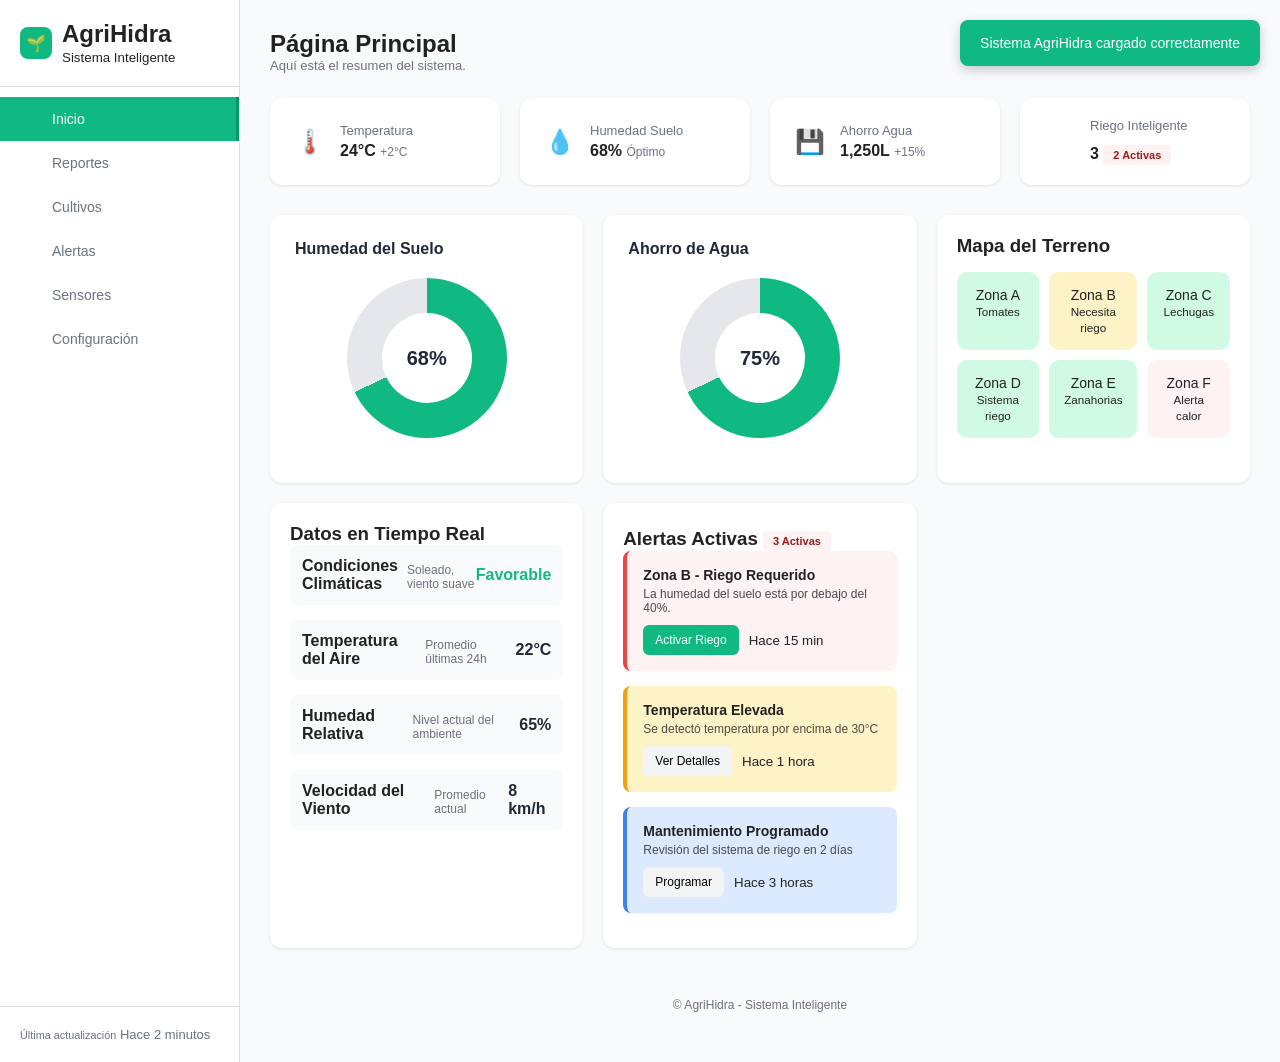
<file: index.html>
<!DOCTYPE html>
<html lang="es">
  <head>
    <meta charset="utf-8" />
    <meta name="viewport" content="width=device-width, initial-scale=1" />
    <title>AgriHidra - Dashboard</title>
    <!-- Archivo CSS externo: styles.css -->
    <link rel="stylesheet" href="styles.css" />
  </head>
  <body>
    <script src="agrihidra.js"></script>
    <div class="app">
      <!-- SIDEBAR -->
      <aside class="sidebar">
        <div class="brand">
          <div class="logo">🌱</div>
          <div class="brand-text">
            <h1>AgriHidra</h1>
            <small>Sistema Inteligente</small>
          </div>
        </div>

        <nav class="nav">
          <ul>
            <li class="menu-item active" data-page="inicio">Inicio</li>
            <li class="menu-item" data-page="reportes">Reportes</li>
            <li class="menu-item" data-page="cultivos">Cultivos</li>
            <li class="menu-item" data-page="alertas">Alertas</li>
            <li class="menu-item" data-page="sensores">Sensores</li>
            <li class="menu-item" data-page="configuracion">Configuración</li>
          </ul>
        </nav>
        <div class="sidebar-footer">
          <small>Última actualización</small>
          <span>Hace 2 minutos</span>
        </div>
      </aside>

      <!-- CONTENIDO PRINCIPAL -->
      <main class="main">
        <header class="header">
          <div class="header-left">
            <h2>Página Principal</h2>
            <p>Aquí está el resumen del sistema.</p>
          </div>
          <div class="header-right">
            <div class="last-update">
              Última actualización<br /><strong>Hace 2 minutos</strong>
            </div>
          </div>
        </header>

        <!-- TARJETAS DE ESTADO -->
        <section class="stats">
          <article class="card stat">
            <div class="stat-icon">🌡️</div>
            <div class="stat-body">
              <small>Temperatura</small>
              <strong>24°C</strong>
              <span class="muted">+2°C</span>
            </div>
          </article>

          <article class="card stat">
            <div class="stat-icon">💧</div>
            <div class="stat-body">
              <small>Humedad Suelo</small>
              <strong>68%</strong>
              <span class="muted">Óptimo</span>
            </div>
          </article>

          <article class="card stat">
            <div class="stat-icon">💾</div>
            <div class="stat-body">
              <small>Ahorro Agua</small>
              <strong>1,250L</strong>
              <span class="muted">+15%</span>
            </div>
          </article>

          <article class="card stat">
            <div class="stat-icon"></div>
            <div class="stat-body">
              <small>Riego Inteligente</small>
              <strong>3</strong>
              <span class="badge red">2 Activas</span>
            </div>
          </article>
        </section>
        <section class="dashboard-grid">
          <div class="card chart humidity">
            <h3>Humedad del Suelo</h3>
            <div class="donut" aria-hidden="true">
              <div class="donut-center">68%</div>
            </div>
          </div>

          <div class="card chart water-saved">
            <h3>Ahorro de Agua</h3>
            <div class="donut">
              <div class="donut-center">75%</div>
            </div>
          </div>

          <div class="card map">
            <h3>Mapa del Terreno</h3>
            <div class="map-grid">
              <div class="zone">Zona A<br /><small>Tomates</small></div>
              <div class="zone warning">
                Zona B<br /><small>Necesita riego</small>
              </div>
              <div class="zone">Zona C<br /><small>Lechugas</small></div>
              <div class="zone">Zona D<br /><small>Sistema riego</small></div>
              <div class="zone">Zona E<br /><small>Zanahorias</small></div>
              <div class="zone alert">
                Zona F<br /><small>Alerta calor</small>
              </div>
            </div>
          </div>

          <div class="card realtime">
            <h3>Datos en Tiempo Real</h3>
            <ul class="realtime-list">
              <li>
                <strong>Condiciones Climáticas</strong>
                <span class="muted">Soleado, viento suave</span>
                <span class="status positive">Favorable</span>
              </li>
              <li>
                <strong>Temperatura del Aire</strong>
                <span class="muted">Promedio últimas 24h</span>
                <span class="value">22°C</span>
              </li>
              <li>
                <strong>Humedad Relativa</strong>
                <span class="muted">Nivel actual del ambiente</span>
                <span class="value">65%</span>
              </li>
              <li>
                <strong>Velocidad del Viento</strong>
                <span class="muted">Promedio actual</span>
                <span class="value">8 km/h</span>
              </li>
            </ul>
          </div>

          <div class="card alerts">
            <h3>
              Alertas Activas <span class="badge red small">3 Activas</span>
            </h3>

            <div class="alert-item danger">
              <h4>Zona B - Riego Requerido</h4>
              <p>La humedad del suelo está por debajo del 40%.</p>
              <div class="alert-actions">
                <button class="btn primary">Activar Riego</button>
                <small>Hace 15 min</small>
              </div>
            </div>

            <div class="alert-item warning">
              <h4>Temperatura Elevada</h4>
              <p>Se detectó temperatura por encima de 30°C</p>
              <div class="alert-actions">
                <button class="btn">Ver Detalles</button>
                <small>Hace 1 hora</small>
              </div>
            </div>

            <div class="alert-item info">
              <h4>Mantenimiento Programado</h4>
              <p>Revisión del sistema de riego en 2 días</p>
              <div class="alert-actions">
                <button class="btn">Programar</button>
                <small>Hace 3 horas</small>
              </div>
            </div>
          </div>
        </section>

        <footer class="footer">
          <p>© AgriHidra - Sistema Inteligente</p>
        </footer>
      </main>
    </div>
    <script>
      // Configuración de páginas
      const pages = {
        inicio: "index.html",
        reportes: "pagina2.html",
        cultivos: "pagina3.html",
        alertas: "pagina4.html",
        sensores: "pagina5.html",
        configuracion: "pagina7.html",
      };

      // Navegación
      document.addEventListener("DOMContentLoaded", function () {
        const menuItems = document.querySelectorAll(".menu-item[data-page]");

        menuItems.forEach((item) => {
          item.style.cursor = "pointer";
          item.addEventListener("click", function () {
            const page = this.getAttribute("data-page");
            if (pages[page]) {
              window.location.href = pages[page];
            }
          });
        });
      });
    </script>
  </body>
</html>
</file>
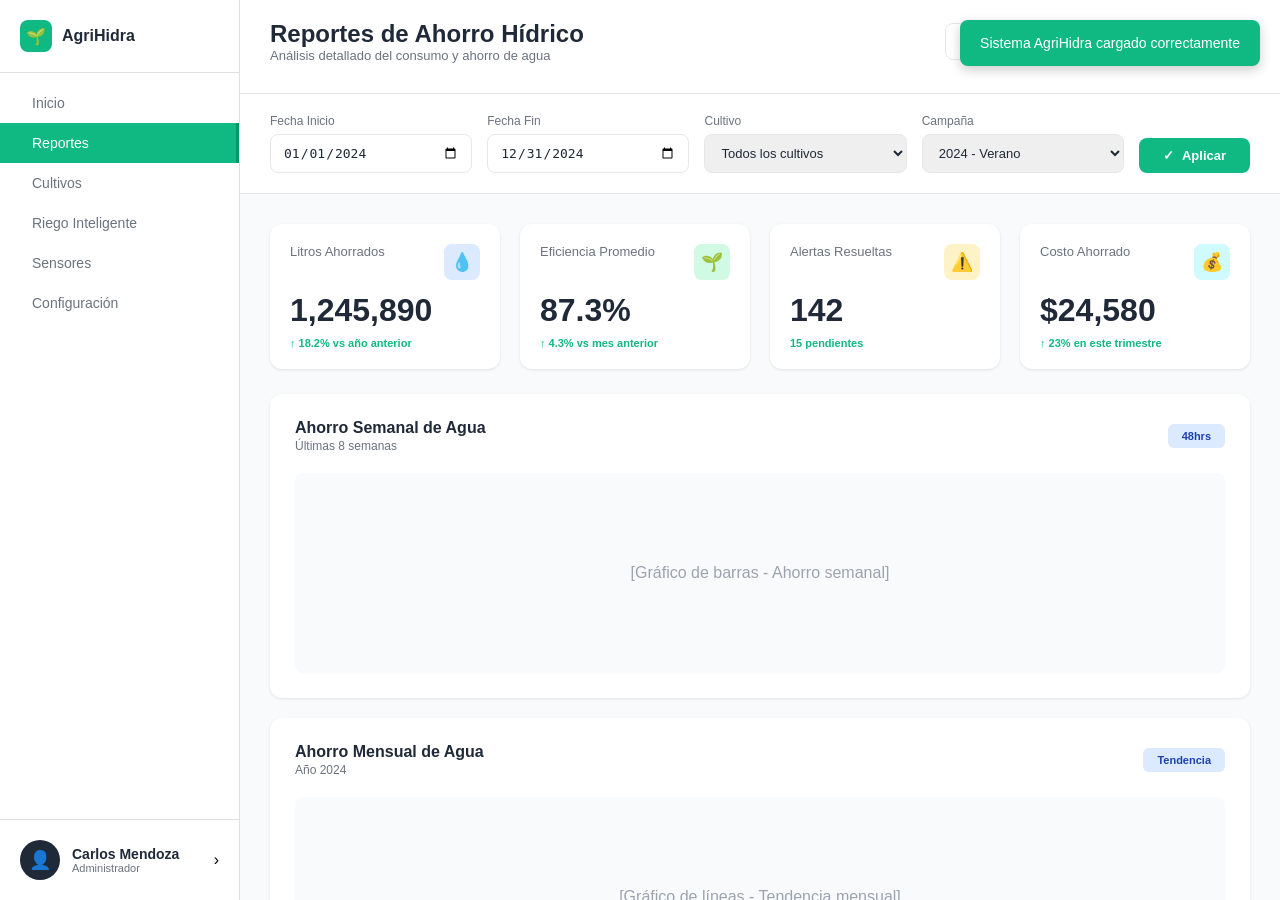
<file: pagina2.html>
<!DOCTYPE html>
<html lang="es">
  <head>
    <meta charset="UTF-8" />
    <meta name="viewport" content="width=device-width, initial-scale=1.0" />
    <title>Reportes de Ahorro Hídrico - AgriHidra</title>
    <style>
      * {
        margin: 0;
        padding: 0;
        box-sizing: border-box;
      }

      body {
        font-family: -apple-system, BlinkMacSystemFont, "Segoe UI", Roboto,
          Oxygen, Ubuntu, Cantarell, sans-serif;
        background: #f5f5f5;
        display: flex;
        height: 100vh;
      }

      .sidebar {
        width: 240px;
        background: white;
        border-right: 1px solid #e0e0e0;
        display: flex;
        flex-direction: column;
      }

      .logo {
        padding: 20px;
        display: flex;
        align-items: center;
        gap: 10px;
        border-bottom: 1px solid #e0e0e0;
      }

      .logo-icon {
        width: 32px;
        height: 32px;
        background: #10b981;
        border-radius: 8px;
        display: flex;
        align-items: center;
        justify-content: center;
        color: white;
        font-weight: bold;
      }

      .logo-text h3 {
        font-size: 16px;
        color: #1f2937;
      }

      .menu {
        flex: 1;
        padding: 10px 0;
      }

      .menu-item {
        padding: 12px 20px;
        display: flex;
        align-items: center;
        gap: 12px;
        color: #6b7280;
        cursor: pointer;
        transition: all 0.2s;
        font-size: 14px;
      }

      .menu-item:hover {
        background: #f9fafb;
        color: #1f2937;
      }

      .menu-item.active {
        background: #10b981;
        color: white;
        border-right: 3px solid #059669;
      }

      .user-profile {
        padding: 20px;
        border-top: 1px solid #e0e0e0;
        display: flex;
        align-items: center;
        gap: 12px;
        cursor: pointer;
      }

      .user-avatar {
        width: 40px;
        height: 40px;
        background: #1f2937;
        border-radius: 50%;
        display: flex;
        align-items: center;
        justify-content: center;
        color: white;
        font-size: 18px;
      }

      .user-info-text {
        flex: 1;
      }

      .user-name {
        font-size: 14px;
        font-weight: 600;
        color: #1f2937;
      }

      .user-role {
        font-size: 11px;
        color: #6b7280;
      }

      .main-content {
        flex: 1;
        overflow-y: auto;
        background: #f9fafb;
      }

      .header {
        background: white;
        padding: 20px 30px;
        border-bottom: 1px solid #e5e7eb;
      }

      .header-top {
        display: flex;
        justify-content: space-between;
        align-items: center;
        margin-bottom: 10px;
      }

      .page-title {
        font-size: 24px;
        font-weight: bold;
        color: #1f2937;
      }

      .header-actions {
        display: flex;
        gap: 10px;
      }

      .btn-export {
        padding: 10px 18px;
        background: white;
        border: 1px solid #e5e7eb;
        border-radius: 8px;
        font-size: 13px;
        font-weight: 500;
        color: #1f2937;
        cursor: pointer;
        display: flex;
        align-items: center;
        gap: 8px;
        transition: all 0.2s;
      }

      .btn-export:hover {
        border-color: #10b981;
        color: #10b981;
      }

      .btn-print {
        padding: 10px 18px;
        background: #10b981;
        border: none;
        border-radius: 8px;
        font-size: 13px;
        font-weight: 600;
        color: white;
        cursor: pointer;
        display: flex;
        align-items: center;
        gap: 8px;
        transition: all 0.2s;
      }

      .btn-print:hover {
        background: #059669;
      }

      .user-icon {
        width: 32px;
        height: 32px;
        background: #1f2937;
        border-radius: 50%;
        display: flex;
        align-items: center;
        justify-content: center;
        color: white;
        cursor: pointer;
      }

      .page-subtitle {
        font-size: 13px;
        color: #6b7280;
      }

      .filters {
        background: white;
        padding: 20px 30px;
        border-bottom: 1px solid #e5e7eb;
        display: flex;
        gap: 15px;
        align-items: end;
      }

      .filter-group {
        flex: 1;
      }

      .filter-label {
        font-size: 12px;
        color: #6b7280;
        margin-bottom: 6px;
        display: block;
      }

      .filter-input {
        width: 100%;
        padding: 10px 12px;
        border: 1px solid #e5e7eb;
        border-radius: 8px;
        font-size: 13px;
        color: #1f2937;
      }

      .filter-input:focus {
        outline: none;
        border-color: #10b981;
      }

      .btn-apply {
        padding: 10px 24px;
        background: #10b981;
        border: none;
        border-radius: 8px;
        font-size: 13px;
        font-weight: 600;
        color: white;
        cursor: pointer;
        display: flex;
        align-items: center;
        gap: 8px;
      }

      .content {
        padding: 30px;
      }

      .metrics-grid {
        display: grid;
        grid-template-columns: repeat(4, 1fr);
        gap: 20px;
        margin-bottom: 25px;
      }

      .metric-card {
        background: white;
        padding: 20px;
        border-radius: 12px;
        box-shadow: 0 1px 3px rgba(0, 0, 0, 0.1);
      }

      .metric-header {
        display: flex;
        justify-content: space-between;
        align-items: flex-start;
        margin-bottom: 12px;
      }

      .metric-label {
        font-size: 13px;
        color: #6b7280;
      }

      .metric-icon {
        width: 36px;
        height: 36px;
        border-radius: 8px;
        display: flex;
        align-items: center;
        justify-content: center;
        font-size: 18px;
      }

      .metric-icon.blue {
        background: #dbeafe;
      }
      .metric-icon.green {
        background: #d1fae5;
      }
      .metric-icon.yellow {
        background: #fef3c7;
      }
      .metric-icon.cyan {
        background: #cffafe;
      }

      .metric-value {
        font-size: 32px;
        font-weight: bold;
        color: #1f2937;
        margin-bottom: 8px;
      }

      .metric-comparison {
        font-size: 11px;
        color: #10b981;
        font-weight: 600;
      }

      .report-section {
        background: white;
        padding: 25px;
        border-radius: 12px;
        box-shadow: 0 1px 3px rgba(0, 0, 0, 0.1);
        margin-bottom: 20px;
      }

      .section-header {
        display: flex;
        justify-content: space-between;
        align-items: center;
        margin-bottom: 20px;
      }

      .section-title {
        font-size: 16px;
        font-weight: 600;
        color: #1f2937;
      }

      .section-subtitle {
        font-size: 12px;
        color: #6b7280;
        margin-top: 2px;
      }

      .period-badge {
        padding: 6px 14px;
        background: #dbeafe;
        color: #1e40af;
        border-radius: 6px;
        font-size: 11px;
        font-weight: 600;
      }

      .comparison-table {
        width: 100%;
        margin-top: 20px;
      }

      .table-header {
        display: grid;
        grid-template-columns: 1.5fr 1fr 1fr 1fr 1fr 1fr;
        gap: 15px;
        padding: 12px 15px;
        background: #f9fafb;
        border-radius: 8px;
        font-size: 12px;
        font-weight: 600;
        color: #6b7280;
        margin-bottom: 10px;
      }

      .table-row {
        display: grid;
        grid-template-columns: 1.5fr 1fr 1fr 1fr 1fr 1fr;
        gap: 15px;
        padding: 15px;
        background: white;
        border: 1px solid #f3f4f6;
        border-radius: 8px;
        margin-bottom: 8px;
        align-items: center;
        transition: all 0.2s;
      }

      .table-row:hover {
        border-color: #10b981;
        box-shadow: 0 2px 4px rgba(16, 185, 129, 0.1);
      }

      .crop-info {
        display: flex;
        align-items: center;
        gap: 12px;
      }

      .crop-icon {
        width: 36px;
        height: 36px;
        border-radius: 8px;
        display: flex;
        align-items: center;
        justify-content: center;
        font-size: 20px;
      }

      .crop-icon.yellow {
        background: #fef3c7;
      }
      .crop-icon.orange {
        background: #fed7aa;
      }
      .crop-icon.green {
        background: #d1fae5;
      }
      .crop-icon.red {
        background: #fee2e2;
      }
      .crop-icon.purple {
        background: #ede9fe;
      }

      .crop-name {
        font-size: 14px;
        font-weight: 500;
        color: #1f2937;
      }

      .table-value {
        font-size: 13px;
        color: #1f2937;
      }

      .progress-bar-small {
        width: 60px;
        height: 6px;
        background: #e5e7eb;
        border-radius: 3px;
        overflow: hidden;
        display: inline-block;
        vertical-align: middle;
        margin-right: 8px;
      }

      .progress-fill-small {
        height: 100%;
        border-radius: 3px;
      }

      .progress-fill-small.green {
        background: #10b981;
      }
      .progress-fill-small.orange {
        background: #f59e0b;
      }

      .efficiency-value {
        display: flex;
        align-items: center;
        gap: 8px;
      }

      .status-text {
        font-size: 11px;
        font-weight: 600;
        padding: 4px 10px;
        border-radius: 4px;
      }

      .status-text.optimal {
        background: #d1fae5;
        color: #065f46;
      }

      .status-text.moderate {
        background: #fef3c7;
        color: #92400e;
      }

      .highlight-card {
        background: linear-gradient(135deg, #10b981 0%, #059669 100%);
        padding: 25px;
        border-radius: 12px;
        color: white;
        display: flex;
        align-items: center;
        gap: 20px;
      }

      .highlight-icon {
        width: 60px;
        height: 60px;
        background: rgba(255, 255, 255, 0.2);
        border-radius: 12px;
        display: flex;
        align-items: center;
        justify-content: center;
        font-size: 28px;
      }

      .highlight-content {
        flex: 1;
      }

      .highlight-label {
        font-size: 13px;
        opacity: 0.9;
        margin-bottom: 4px;
      }

      .highlight-title {
        font-size: 20px;
        font-weight: 600;
        margin-bottom: 8px;
      }

      .highlight-description {
        font-size: 12px;
        opacity: 0.9;
      }

      .highlight-stats {
        text-align: right;
      }

      .highlight-percentage {
        font-size: 36px;
        font-weight: bold;
      }

      .highlight-sublabel {
        font-size: 12px;
        opacity: 0.9;
      }

      .bottom-grid {
        display: grid;
        grid-template-columns: 2fr 1fr;
        gap: 20px;
      }

      .campaign-card {
        background: white;
        padding: 20px;
        border-radius: 12px;
        box-shadow: 0 1px 3px rgba(0, 0, 0, 0.1);
      }

      .campaign-header {
        display: flex;
        justify-content: space-between;
        align-items: center;
        margin-bottom: 15px;
      }

      .campaign-title {
        font-size: 14px;
        font-weight: 600;
        color: #1f2937;
      }

      .campaign-badge {
        padding: 4px 10px;
        background: #d1fae5;
        color: #065f46;
        border-radius: 4px;
        font-size: 11px;
        font-weight: 600;
      }

      .campaign-badge.summer {
        background: #fef3c7;
        color: #92400e;
      }

      .campaign-description {
        font-size: 12px;
        color: #6b7280;
        margin-bottom: 15px;
        line-height: 1.5;
      }

      .campaign-stats {
        display: grid;
        grid-template-columns: repeat(2, 1fr);
        gap: 15px;
      }

      .campaign-stat {
        background: #f9fafb;
        padding: 12px;
        border-radius: 8px;
      }

      .campaign-stat-label {
        font-size: 11px;
        color: #6b7280;
        margin-bottom: 4px;
      }

      .campaign-stat-value {
        font-size: 16px;
        font-weight: 600;
        color: #1f2937;
      }
    </style>
  </head>
</html>
<body>
  <div class="sidebar">
      <div class="logo">
          <div class="logo-icon">🌱</div>
          <div class="logo-text">
              <h3>AgriHidra</h3>
          </div>
      </div>
      <div class="menu">
        <div class="menu-item" data-page="inicio">
          <span></span>
          Inicio
        </div>
        <div class="menu-item active" data-page="reportes">
          <span></span>
          Reportes
        </div>
        <div class="menu-item" data-page="cultivos">
          <span></span>
          Cultivos
        </div>
        <div class="menu-item" data-page="alertas">
          <span></span>
          Riego Inteligente
        </div>
        <div class="menu-item" data-page="sensores">
          <span></span>
          Sensores
        </div>
        <div class="menu-item" data-page="configuracion">
          <span></span>
          Configuración
        </div>
      </div>
      <div class="user-profile">
          <div class="user-avatar">👤</div>
          <div class="user-info-text">
              <div class="user-name">Carlos Mendoza</div>
              <div class="user-role">Administrador</div>
          </div>
          <span>›</span>
      </div>
  </div>

  <div class="main-content">
      <div class="header">
          <div class="header-top">
              <div>
                  <h1 class="page-title">Reportes de Ahorro Hídrico</h1>
                  <p class="page-subtitle">Análisis detallado del consumo y ahorro de agua</p>
              </div>
              <div class="header-actions">
                  <button class="btn-export">
                      <span>📄</span>
                      Exportar PDF
                  </button>
                  <button class="btn-print">
                      <span>🖨️</span>
                      Imprimir
                  </button>
                  <div class="user-icon">👤</div>
              </div>
          </div>
      </div>

      <div class="filters">
          <div class="filter-group">
              <label class="filter-label">Fecha Inicio</label>
              <input type="date" class="filter-input" value="2024-01-01">
          </div>
          <div class="filter-group">
              <label class="filter-label">Fecha Fin</label>
              <input type="date" class="filter-input" value="2024-12-31">
          </div>
          <div class="filter-group">
              <label class="filter-label">Cultivo</label>
              <select class="filter-input">
                  <option>Todos los cultivos</option>
                  <option>Maíz</option>
                  <option>Trigo</option>
                  <option>Soja</option>
                  <option>Tomate</option>
              </select>
          </div>
          <div class="filter-group">
              <label class="filter-label">Campaña</label>
              <select class="filter-input">
                  <option>2024 - Verano</option>
                  <option>2024 - Otoño</option>
                  <option>2023 - Verano</option>
              </select>
          </div>
          <button class="btn-apply">
              <span>✓</span>
              Aplicar
          </button>
      </div>

      <div class="content">
          <div class="metrics-grid">
              <div class="metric-card">
                  <div class="metric-header">
                      <span class="metric-label">Litros Ahorrados</span>
                      <div class="metric-icon blue">💧</div>
                  </div>
                  <div class="metric-value">1,245,890</div>
                  <div class="metric-comparison">↑ 18.2% vs año anterior</div>
              </div>

              <div class="metric-card">
                  <div class="metric-header">
                      <span class="metric-label">Eficiencia Promedio</span>
                      <div class="metric-icon green">🌱</div>
                  </div>
                  <div class="metric-value">87.3%</div>
                  <div class="metric-comparison">↑ 4.3% vs mes anterior</div>
              </div>

              <div class="metric-card">
                  <div class="metric-header">
                      <span class="metric-label">Alertas Resueltas</span>
                      <div class="metric-icon yellow">⚠️</div>
                  </div>
                  <div class="metric-value">142</div>
                  <div class="metric-comparison">15 pendientes</div>
              </div>

              <div class="metric-card">
                  <div class="metric-header">
                      <span class="metric-label">Costo Ahorrado</span>
                      <div class="metric-icon cyan">💰</div>
                  </div>
                  <div class="metric-value">$24,580</div>
                  <div class="metric-comparison">↑ 23% en este trimestre</div>
              </div>
          </div>

          <div class="report-section">
              <div class="section-header">
                  <div>
                      <h2 class="section-title">Ahorro Semanal de Agua</h2>
                      <p class="section-subtitle">Últimas 8 semanas</p>
                  </div>
                  <div class="period-badge">48hrs</div>
              </div>
              <div style="height: 200px; background: #f9fafb; border-radius: 8px; display: flex; align-items: center; justify-content: center; color: #9ca3af;">
                  [Gráfico de barras - Ahorro semanal]
              </div>
          </div>

          <div class="report-section">
              <div class="section-header">
                  <div>
                      <h2 class="section-title">Ahorro Mensual de Agua</h2>
                      <p class="section-subtitle">Año 2024</p>
                  </div>
                  <div class="period-badge">Tendencia</div>
              </div>
              <div style="height: 200px; background: #f9fafb; border-radius: 8px; display: flex; align-items: center; justify-content: center; color: #9ca3af;">
                  [Gráfico de líneas - Tendencia mensual]
              </div>
          </div>

          <div class="report-section">
              <div class="section-header">
                  <div>
                      <h2 class="section-title">Ahorro por Campaña Agrícola</h2>
                      <p class="section-subtitle">Comparativa de ahorro entre temporadas</p>
                  </div>
              </div>
              <div style="height: 150px; background: #f9fafb; border-radius: 8px; display: flex; align-items: center; justify-content: center; color: #9ca3af; margin-bottom: 20px;">
                  [Gráfico de comparación de campañas]
              </div>
          </div>

          <div class="report-section">
              <h2 class="section-title" style="margin-bottom: 20px;">Comparativa entre Cultivos</h2>
              <p class="section-subtitle" style="margin-bottom: 20px;">Resultados hasta el final del cultivo</p>
              
              <div class="comparison-table">
                  <div class="table-header">
                      <div>Cultivo</div>
                      <div>Hectáreas</div>
                      <div>Agua Consumida (L)</div>
                      <div>Agua Ahorrada (L)</div>
                      <div>Eficiencia</div>
                      <div>Estado</div>
                  </div>

                  <div class="table-row">
                      <div class="crop-info">
                          <div class="crop-icon yellow">🌽</div>
                          <span class="crop-name">Maíz</span>
                      </div>
                      <div class="table-value">45.2</div>
                      <div class="table-value">3,245,890</div>
                      <div class="table-value" style="color: #10b981; font-weight: 600;">485,230</div>
                      <div class="efficiency-value">
                          <div class="progress-bar-small">
                              <div class="progress-fill-small green" style="width: 89%"></div>
                          </div>
                          <span style="font-weight: 600;">89%</span>
                      </div>
                      <div>
                          <span class="status-text optimal">Óptimo</span>
                      </div>
                  </div>

                  <div class="table-row">
                      <div class="crop-info">
                          <div class="crop-icon orange">🌾</div>
                          <span class="crop-name">Trigo</span>
                      </div>
                      <div class="table-value">38.7</div>
                      <div class="table-value">2,890,450</div>
                      <div class="table-value" style="color: #10b981; font-weight: 600;">398,670</div>
                      <div class="efficiency-value">
                          <div class="progress-bar-small">
                              <div class="progress-fill-small green" style="width: 86%"></div>
                          </div>
                          <span style="font-weight: 600;">86%</span>
                      </div>
                      <div>
                          <span class="status-text optimal">Óptimo</span>
                      </div>
                  </div>

                  <div class="table-row">
                      <div class="crop-info">
                          <div class="crop-icon green">🌱</div>
                          <span class="crop-name">Soja</span>
                      </div>
                      <div class="table-value">52.3</div>
                      <div class="table-value">3,567,220</div>
                      <div class="table-value" style="color: #10b981; font-weight: 600;">245,880</div>
                      <div class="efficiency-value">
                          <div class="progress-bar-small">
                              <div class="progress-fill-small orange" style="width: 74%"></div>
                          </div>
                          <span style="font-weight: 600;">74%</span>
                      </div>
                      <div>
                          <span class="status-text moderate">Moderado</span>
                      </div>
                  </div>

                  <div class="table-row">
                      <div class="crop-info">
                          <div class="crop-icon red">🍅</div>
                          <span class="crop-name">Tomate</span>
                      </div>
                      <div class="table-value">28.5</div>
                      <div class="table-value">2,145,670</div>
                      <div class="table-value" style="color: #10b981; font-weight: 600;">356,120</div>
                      <div class="efficiency-value">
                          <div class="progress-bar-small">
                              <div class="progress-fill-small green" style="width: 91%"></div>
                          </div>
                          <span style="font-weight: 600;">91%</span>
                      </div>
                      <div>
                          <span class="status-text optimal">Óptimo</span>
                      </div>
                  </div>

                  <div class="table-row">
                      <div class="crop-info">
                          <div class="crop-icon purple">🥕</div>
                          <span class="crop-name">Zanahoria</span>
                      </div>
                      <div class="table-value">19.8</div>
                      <div class="table-value">1,567,340</div>
                      <div class="table-value" style="color: #10b981; font-weight: 600;">196,450</div>
                      <div class="efficiency-value">
                          <div class="progress-bar-small">
                              <div class="progress-fill-small green" style="width: 88%"></div>
                          </div>
                          <span style="font-weight: 600;">88%</span>
                      </div>
                      <div>
                          <span class="status-text optimal">Óptimo</span>
                      </div>
                  </div>
              </div>
          </div>

          <div class="bottom-grid">
              <div class="highlight-card">
                  <div class="highlight-icon">🏆</div>
                  <div class="highlight-content">
                      <div class="highlight-label">Mejor Rendimiento</div>
                      <div class="highlight-title">Tomate</div>
                      <div class="highlight-description">Eficiencia con 91% con 356,120 litros ahorrados</div>
                  </div>
                  <div class="highlight-stats">
                      <div class="highlight-percentage">85.6%</div>
                      <div class="highlight-sublabel">Promedio General</div>
                  </div>
              </div>

              <div class="campaign-card">
                  <div class="campaign-header">
                      <span class="campaign-title">Ahorro por Campaña Agrícola</span>
                  </div>
                  <div class="campaign-stats">
                      <div class="campaign-stat">
                          <div class="campaign-stat-label">Verano</div>
                          <div class="campaign-stat-value">680,450 L</div>
                      </div>
                      <div class="campaign-stat">
                          <div class="campaign-stat-label">Invierno</div>
                          <div class="campaign-stat-value">565,440 L</div>
                      </div>
                  </div>
              </div>
          </div>
      </div>
  </div>
      <script>
        document.addEventListener("DOMContentLoaded", function() {
            const menuItems = document.querySelectorAll(".menu-item");
    
            menuItems.forEach(function(item, index) {
                item.style.cursor = "pointer";
                item.style.pointerEvents = "auto";
                item.style.position = "relative";
                item.style.zIndex = "1000";
    
                item.addEventListener("mousedown", function(e) {
                    e.preventDefault();
                    e.stopPropagation();
    
                    let page = "";
    
                    switch (index) {
                        case 0:
                            page = "index.html";
                            break;
                        case 1:
                            page = "pagina4.html";
                            break;
                        case 2:
                            page = "pagina2.html";
                            break;
                        case 3:
                            page = "pagina5.html";
                            break;
                        case 4:
                            page = "pagina3.html";
                            break;
                        case 5:
                            page = "pagina6.html";
                            break;
                        case 6:
                            page = "pagina7.html";
                            break;
                    }
    
                    if (page) {
                        window.location.href = page;
                    }
                });
            });
        });
    </script>
  <script src="agrihidra.js"></script>
</body>
</html>
</file>
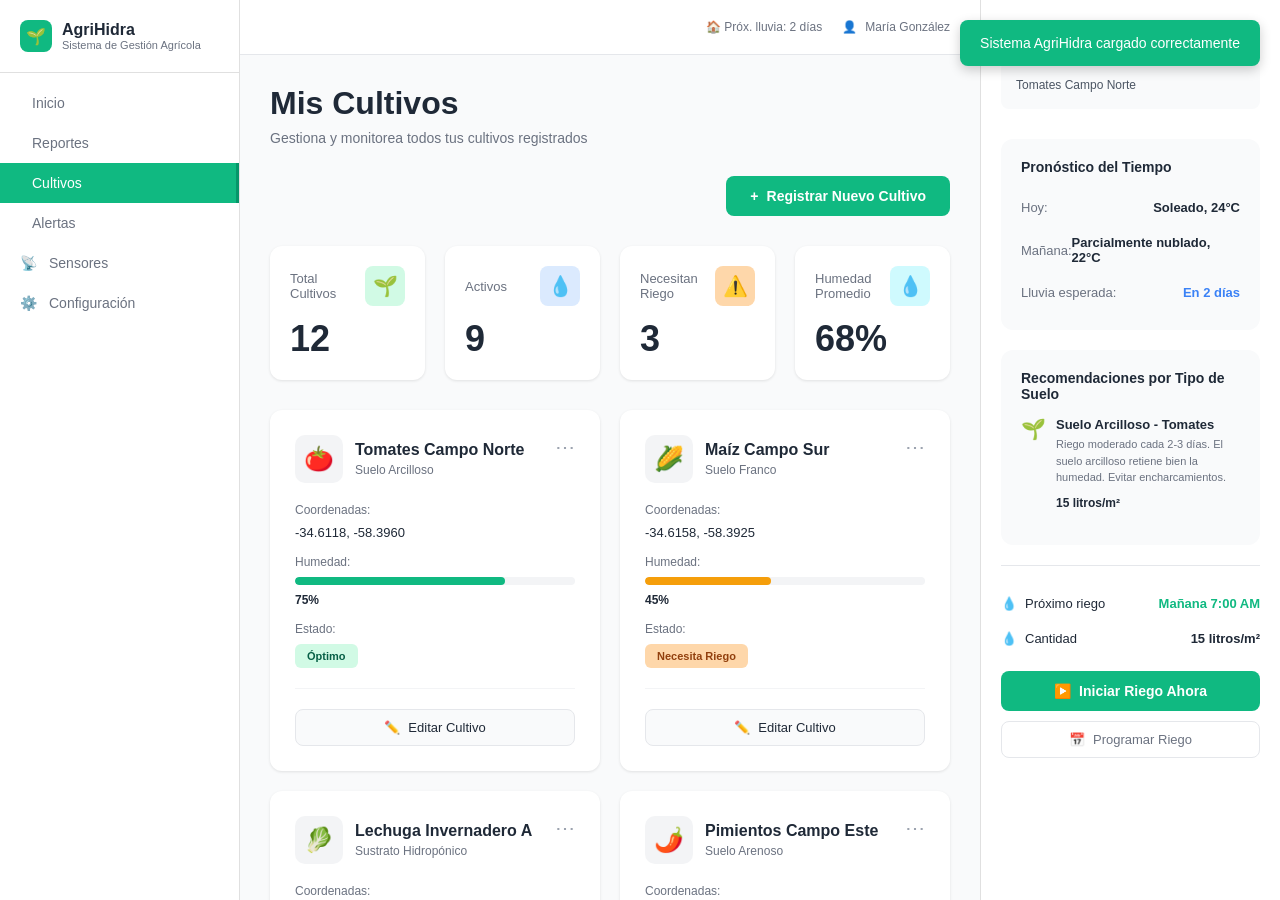
<file: pagina3.html>
<!DOCTYPE html>
<html lang="es">
  <head>
    <meta charset="UTF-8" />
    <meta name="viewport" content="width=device-width, initial-scale=1.0" />
    <title>Mis Cultivos - Agrilidea</title>
    <style>
      * {
        margin: 0;
        padding: 0;
        box-sizing: border-box;
      }

      body {
        font-family: -apple-system, BlinkMacSystemFont, "Segoe UI", Roboto,
          Oxygen, Ubuntu, Cantarell, sans-serif;
        background: #f5f5f5;
        display: flex;
        height: 100vh;
      }

      .sidebar {
        width: 240px;
        background: white;
        border-right: 1px solid #e0e0e0;
        display: flex;
        flex-direction: column;
      }

      .logo {
        padding: 20px;
        display: flex;
        align-items: center;
        gap: 10px;
        border-bottom: 1px solid #e0e0e0;
      }

      .logo-icon {
        width: 32px;
        height: 32px;
        background: #10b981;
        border-radius: 8px;
        display: flex;
        align-items: center;
        justify-content: center;
        color: white;
        font-weight: bold;
      }

      .logo-text h3 {
        font-size: 16px;
        color: #1f2937;
      }

      .logo-text p {
        font-size: 11px;
        color: #6b7280;
      }

      .menu {
        flex: 1;
        padding: 10px 0;
      }

      .menu-item {
        padding: 12px 20px;
        display: flex;
        align-items: center;
        gap: 12px;
        color: #6b7280;
        cursor: pointer;
        transition: all 0.2s;
        font-size: 14px;
      }

      .menu-item:hover {
        background: #f9fafb;
        color: #1f2937;
      }

      .menu-item.active {
        background: #10b981;
        color: white;
        border-right: 3px solid #059669;
      }

      .main-content {
        flex: 1;
        overflow-y: auto;
        background: #f9fafb;
      }

      .header {
        background: white;
        padding: 20px 30px;
        border-bottom: 1px solid #e5e7eb;
        display: flex;
        justify-content: space-between;
        align-items: center;
      }

      .header-info {
        display: flex;
        align-items: center;
        gap: 20px;
        font-size: 12px;
        color: #6b7280;
      }

      .user-info {
        display: flex;
        align-items: center;
        gap: 8px;
      }

      .content {
        padding: 30px;
      }

      .page-header {
        margin-bottom: 30px;
      }

      .page-title {
        font-size: 32px;
        font-weight: bold;
        color: #1f2937;
        margin-bottom: 8px;
      }

      .page-subtitle {
        font-size: 14px;
        color: #6b7280;
      }

      .actions-bar {
        display: flex;
        justify-content: space-between;
        align-items: center;
        margin-bottom: 30px;
      }

      .btn-primary {
        background: #10b981;
        color: white;
        padding: 12px 24px;
        border-radius: 8px;
        border: none;
        font-size: 14px;
        font-weight: 600;
        cursor: pointer;
        display: flex;
        align-items: center;
        gap: 8px;
        transition: all 0.2s;
      }

      .btn-primary:hover {
        background: #059669;
        transform: translateY(-1px);
      }

      .stats-grid {
        display: grid;
        grid-template-columns: repeat(4, 1fr);
        gap: 20px;
        margin-bottom: 30px;
      }

      .stat-card {
        background: white;
        padding: 20px;
        border-radius: 12px;
        box-shadow: 0 1px 3px rgba(0, 0, 0, 0.1);
      }

      .stat-header {
        display: flex;
        align-items: center;
        justify-content: space-between;
        margin-bottom: 12px;
      }

      .stat-label {
        font-size: 13px;
        color: #6b7280;
      }

      .stat-icon {
        width: 40px;
        height: 40px;
        border-radius: 8px;
        display: flex;
        align-items: center;
        justify-content: center;
        font-size: 20px;
      }

      .stat-icon.green {
        background: #d1fae5;
      }
      .stat-icon.blue {
        background: #dbeafe;
      }
      .stat-icon.orange {
        background: #fed7aa;
      }
      .stat-icon.cyan {
        background: #cffafe;
      }

      .stat-value {
        font-size: 36px;
        font-weight: bold;
        color: #1f2937;
      }

      .crops-grid {
        display: grid;
        grid-template-columns: repeat(2, 1fr);
        gap: 20px;
        margin-bottom: 30px;
      }

      .crop-card {
        background: white;
        padding: 25px;
        border-radius: 12px;
        box-shadow: 0 1px 3px rgba(0, 0, 0, 0.1);
        position: relative;
      }

      .crop-header {
        display: flex;
        align-items: flex-start;
        justify-content: space-between;
        margin-bottom: 20px;
      }

      .crop-info {
        display: flex;
        align-items: center;
        gap: 12px;
      }

      .crop-icon {
        width: 48px;
        height: 48px;
        background: #f3f4f6;
        border-radius: 10px;
        display: flex;
        align-items: center;
        justify-content: center;
        font-size: 24px;
      }

      .crop-title {
        font-size: 16px;
        font-weight: 600;
        color: #1f2937;
        margin-bottom: 4px;
      }

      .crop-subtitle {
        font-size: 12px;
        color: #6b7280;
      }

      .crop-menu {
        color: #9ca3af;
        cursor: pointer;
        font-size: 20px;
      }

      .crop-data {
        margin-bottom: 15px;
      }

      .crop-data-label {
        font-size: 12px;
        color: #6b7280;
        margin-bottom: 8px;
      }

      .crop-data-value {
        font-size: 13px;
        color: #1f2937;
        font-weight: 500;
      }

      .progress-bar {
        height: 8px;
        background: #f3f4f6;
        border-radius: 4px;
        overflow: hidden;
        margin-bottom: 8px;
      }

      .progress-fill {
        height: 100%;
        border-radius: 4px;
        transition: width 0.3s;
      }

      .progress-fill.green {
        background: #10b981;
      }
      .progress-fill.orange {
        background: #f59e0b;
      }

      .progress-label {
        font-size: 12px;
        font-weight: 600;
        color: #1f2937;
      }

      .status-badge {
        display: inline-block;
        padding: 6px 12px;
        border-radius: 6px;
        font-size: 11px;
        font-weight: 600;
      }

      .status-badge.optimal {
        background: #d1fae5;
        color: #065f46;
      }

      .status-badge.needs-water {
        background: #fed7aa;
        color: #92400e;
      }

      .crop-actions {
        margin-top: 20px;
        padding-top: 20px;
        border-top: 1px solid #f3f4f6;
      }

      .btn-edit {
        display: flex;
        align-items: center;
        justify-content: center;
        gap: 8px;
        width: 100%;
        padding: 10px;
        background: #f9fafb;
        border: 1px solid #e5e7eb;
        border-radius: 8px;
        color: #1f2937;
        font-size: 13px;
        font-weight: 500;
        cursor: pointer;
        transition: all 0.2s;
      }

      .btn-edit:hover {
        background: #f3f4f6;
      }

      .sidebar-right {
        width: 300px;
        background: white;
        border-left: 1px solid #e0e0e0;
        padding: 30px 20px;
      }

      .recommendations {
        margin-bottom: 30px;
      }

      .recommendations-title {
        font-size: 14px;
        font-weight: 600;
        color: #1f2937;
        margin-bottom: 15px;
        display: flex;
        align-items: center;
        gap: 8px;
      }

      .recommendation-card {
        background: #f9fafb;
        padding: 15px;
        border-radius: 8px;
        font-size: 12px;
        color: #4b5563;
        line-height: 1.5;
      }

      .weather-card {
        background: #f9fafb;
        padding: 20px;
        border-radius: 12px;
        margin-bottom: 20px;
      }

      .weather-title {
        font-size: 14px;
        font-weight: 600;
        color: #1f2937;
        margin-bottom: 15px;
      }

      .weather-item {
        display: flex;
        justify-content: space-between;
        align-items: center;
        padding: 10px 0;
        font-size: 13px;
      }

      .weather-label {
        color: #6b7280;
      }

      .weather-value {
        font-weight: 600;
        color: #1f2937;
      }

      .soil-recommendations {
        background: #f9fafb;
        padding: 20px;
        border-radius: 12px;
        margin-bottom: 20px;
      }

      .soil-title {
        font-size: 14px;
        font-weight: 600;
        color: #1f2937;
        margin-bottom: 15px;
      }

      .soil-type {
        display: flex;
        align-items: flex-start;
        gap: 10px;
        margin-bottom: 15px;
      }

      .soil-icon {
        font-size: 20px;
      }

      .soil-content {
        flex: 1;
      }

      .soil-name {
        font-size: 13px;
        font-weight: 600;
        color: #1f2937;
        margin-bottom: 4px;
      }

      .soil-description {
        font-size: 11px;
        color: #6b7280;
        line-height: 1.5;
        margin-bottom: 10px;
      }

      .soil-amount {
        font-size: 12px;
        font-weight: 600;
        color: #1f2937;
      }

      .irrigation-info {
        margin-top: 20px;
        padding-top: 20px;
        border-top: 1px solid #e5e7eb;
      }

      .irrigation-item {
        display: flex;
        justify-content: space-between;
        align-items: center;
        padding: 10px 0;
        font-size: 13px;
      }

      .irrigation-label {
        display: flex;
        align-items: center;
        gap: 8px;
        color: #1f2937;
      }

      .irrigation-value {
        font-weight: 600;
        color: #10b981;
      }

      .btn-irrigation {
        width: 100%;
        padding: 12px;
        background: #10b981;
        color: white;
        border: none;
        border-radius: 8px;
        font-size: 14px;
        font-weight: 600;
        cursor: pointer;
        margin-top: 15px;
        display: flex;
        align-items: center;
        justify-content: center;
        gap: 8px;
        transition: all 0.2s;
      }

      .btn-irrigation:hover {
        background: #059669;
      }

      .btn-schedule {
        width: 100%;
        padding: 10px;
        background: white;
        color: #6b7280;
        border: 1px solid #e5e7eb;
        border-radius: 8px;
        font-size: 13px;
        font-weight: 500;
        cursor: pointer;
        margin-top: 10px;
        display: flex;
        align-items: center;
        justify-content: center;
        gap: 8px;
        transition: all 0.2s;
      }

      .btn-schedule:hover {
        background: #f9fafb;
      }
    </style>
  </head>
  <body>
    <script src="agrihidra.js"></script>

    <div class="sidebar">
      <div class="logo">
        <div class="logo-icon">🌱</div>
        <div class="logo-text">
          <h3>AgriHidra</h3>
          <p>Sistema de Gestión Agrícola</p>
        </div>
      </div>
      <div class="menu">
        <div class="menu-item" data-page="inicio">
          <span></span>
          Inicio
        </div>
        <div class="menu-item" data-page="reportes">
          <span></span>
          Reportes
        </div>
        <div class="menu-item active" data-page="cultivos">
          <span></span>
          Cultivos
        </div>
        <div class="menu-item" data-page="alertas">
          <span></span>
          Alertas
        </div>
        <div class="menu-item" data-page="sensores">
          <span>📡</span>
          Sensores
        </div>
        <div class="menu-item" data-page="configuracion">
          <span>⚙️</span>
          Configuración
        </div>
      </div>
    </div>

    <div class="main-content">
      <div class="header">
        <div></div>
        <div class="header-info">
          <div>🏠 Próx. lluvia: 2 días</div>
          <div class="user-info">
            <span>👤</span>
            <span>María González</span>
          </div>
        </div>
      </div>

      <div class="content">
        <div class="page-header">
          <h1 class="page-title">Mis Cultivos</h1>
          <p class="page-subtitle">
            Gestiona y monitorea todos tus cultivos registrados
          </p>
        </div>

        <div class="actions-bar">
          <div></div>
          <button class="btn-primary">
            <span>+</span>
            Registrar Nuevo Cultivo
          </button>
        </div>

        <div class="stats-grid">
          <div class="stat-card">
            <div class="stat-header">
              <span class="stat-label">Total<br />Cultivos</span>
              <div class="stat-icon green">🌱</div>
            </div>
            <div class="stat-value">12</div>
          </div>

          <div class="stat-card">
            <div class="stat-header">
              <span class="stat-label">Activos</span>
              <div class="stat-icon blue">💧</div>
            </div>
            <div class="stat-value">9</div>
          </div>

          <div class="stat-card">
            <div class="stat-header">
              <span class="stat-label">Necesitan<br />Riego</span>
              <div class="stat-icon orange">⚠️</div>
            </div>
            <div class="stat-value">3</div>
          </div>

          <div class="stat-card">
            <div class="stat-header">
              <span class="stat-label">Humedad<br />Promedio</span>
              <div class="stat-icon cyan">💧</div>
            </div>
            <div class="stat-value">68%</div>
          </div>
        </div>

        <div class="crops-grid">
          <div class="crop-card">
            <div class="crop-header">
              <div class="crop-info">
                <div class="crop-icon">🍅</div>
                <div>
                  <div class="crop-title">Tomates Campo Norte</div>
                  <div class="crop-subtitle">Suelo Arcilloso</div>
                </div>
              </div>
              <div class="crop-menu">⋯</div>
            </div>

            <div class="crop-data">
              <div class="crop-data-label">Coordenadas:</div>
              <div class="crop-data-value">-34.6118, -58.3960</div>
            </div>

            <div class="crop-data">
              <div class="crop-data-label">Humedad:</div>
              <div class="progress-bar">
                <div class="progress-fill green" style="width: 75%"></div>
              </div>
              <div class="progress-label">75%</div>
            </div>

            <div class="crop-data">
              <div class="crop-data-label">Estado:</div>
              <span class="status-badge optimal">Óptimo</span>
            </div>

            <div class="crop-actions">
              <button class="btn-edit">
                <span>✏️</span>
                Editar Cultivo
              </button>
            </div>
          </div>

          <div class="crop-card">
            <div class="crop-header">
              <div class="crop-info">
                <div class="crop-icon">🌽</div>
                <div>
                  <div class="crop-title">Maíz Campo Sur</div>
                  <div class="crop-subtitle">Suelo Franco</div>
                </div>
              </div>
              <div class="crop-menu">⋯</div>
            </div>

            <div class="crop-data">
              <div class="crop-data-label">Coordenadas:</div>
              <div class="crop-data-value">-34.6158, -58.3925</div>
            </div>

            <div class="crop-data">
              <div class="crop-data-label">Humedad:</div>
              <div class="progress-bar">
                <div class="progress-fill orange" style="width: 45%"></div>
              </div>
              <div class="progress-label">45%</div>
            </div>

            <div class="crop-data">
              <div class="crop-data-label">Estado:</div>
              <span class="status-badge needs-water">Necesita Riego</span>
            </div>

            <div class="crop-actions">
              <button class="btn-edit">
                <span>✏️</span>
                Editar Cultivo
              </button>
            </div>
          </div>

          <div class="crop-card">
            <div class="crop-header">
              <div class="crop-info">
                <div class="crop-icon">🥬</div>
                <div>
                  <div class="crop-title">Lechuga Invernadero A</div>
                  <div class="crop-subtitle">Sustrato Hidropónico</div>
                </div>
              </div>
              <div class="crop-menu">⋯</div>
            </div>

            <div class="crop-data">
              <div class="crop-data-label">Coordenadas:</div>
              <div class="crop-data-value">-34.6140, -58.3980</div>
            </div>

            <div class="crop-data">
              <div class="crop-data-label">Humedad:</div>
              <div class="progress-bar">
                <div class="progress-fill green" style="width: 88%"></div>
              </div>
              <div class="progress-label">88%</div>
            </div>

            <div class="crop-data">
              <div class="crop-data-label">Estado:</div>
              <span class="status-badge optimal">Óptimo</span>
            </div>

            <div class="crop-actions">
              <button class="btn-edit">
                <span>✏️</span>
                Editar Cultivo
              </button>
            </div>
          </div>

          <div class="crop-card">
            <div class="crop-header">
              <div class="crop-info">
                <div class="crop-icon">🌶️</div>
                <div>
                  <div class="crop-title">Pimientos Campo Este</div>
                  <div class="crop-subtitle">Suelo Arenoso</div>
                </div>
              </div>
              <div class="crop-menu">⋯</div>
            </div>

            <div class="crop-data">
              <div class="crop-data-label">Coordenadas:</div>
              <div class="crop-data-value">-34.6095, -58.3845</div>
            </div>

            <div class="crop-data">
              <div class="crop-data-label">Humedad:</div>
              <div class="progress-bar">
                <div class="progress-fill green" style="width: 65%"></div>
              </div>
              <div class="progress-label">65%</div>
            </div>

            <div class="crop-data">
              <div class="crop-data-label">Estado:</div>
              <span class="status-badge optimal">Óptimo</span>
            </div>

            <div class="crop-actions">
              <button class="btn-edit">
                <span>✏️</span>
                Editar Cultivo
              </button>
            </div>
          </div>
        </div>
      </div>
    </div>

    <div class="sidebar-right">
      <div class="recommendations">
        <h3 class="recommendations-title">💡 Recomendaciones</h3>
        <div class="recommendation-card">Tomates Campo Norte</div>
      </div>

      <div class="weather-card">
        <h3 class="weather-title">Pronóstico del Tiempo</h3>
        <div class="weather-item">
          <span class="weather-label">Hoy:</span>
          <span class="weather-value">Soleado, 24°C</span>
        </div>
        <div class="weather-item">
          <span class="weather-label">Mañana:</span>
          <span class="weather-value">Parcialmente nublado, 22°C</span>
        </div>
        <div class="weather-item">
          <span class="weather-label">Lluvia esperada:</span>
          <span class="weather-value" style="color: #3b82f6">En 2 días</span>
        </div>
      </div>

      <div class="soil-recommendations">
        <h3 class="soil-title">Recomendaciones por Tipo de Suelo</h3>
        <div class="soil-type">
          <span class="soil-icon">🌱</span>
          <div class="soil-content">
            <div class="soil-name">Suelo Arcilloso - Tomates</div>
            <div class="soil-description">
              Riego moderado cada 2-3 días. El suelo arcilloso retiene bien la
              humedad. Evitar encharcamientos.
            </div>
            <div class="soil-amount">15 litros/m²</div>
          </div>
        </div>
      </div>

      <div class="irrigation-info">
        <div class="irrigation-item">
          <span class="irrigation-label">
            <span>💧</span>
            Próximo riego
          </span>
          <span class="irrigation-value">Mañana 7:00 AM</span>
        </div>
        <div class="irrigation-item">
          <span class="irrigation-label">
            <span>💧</span>
            Cantidad
          </span>
          <span style="font-weight: 600; color: #1f2937">15 litros/m²</span>
        </div>
      </div>

      <button class="btn-irrigation">
        <span>▶️</span>
        Iniciar Riego Ahora
      </button>

      <button class="btn-schedule">
        <span>📅</span>
        Programar Riego
      </button>
    </div>
    <script>
        document.addEventListener("DOMContentLoaded", function() {
            const menuItems = document.querySelectorAll(".menu-item");
    
            menuItems.forEach(function(item, index) {
                item.style.cursor = "pointer";
                item.style.pointerEvents = "auto";
                item.style.position = "relative";
                item.style.zIndex = "1000";
    
                item.addEventListener("mousedown", function(e) {
                    e.preventDefault();
                    e.stopPropagation();
    
                    let page = "";
    
                    switch (index) {
                        case 0:
                            page = "index.html";
                            break;
                        case 1:
                            page = "pagina4.html";
                            break;
                        case 2:
                            page = "pagina2.html";
                            break;
                        case 3:
                            page = "pagina5.html";
                            break;
                        case 4:
                            page = "pagina3.html";
                            break;
                        case 5:
                            page = "pagina6.html";
                            break;
                        case 6:
                            page = "pagina7.html";
                            break;
                    }
    
                    if (page) {
                        window.location.href = page;
                    }
                });
            });
        });
    </script>
  </body>
</html>
</file>
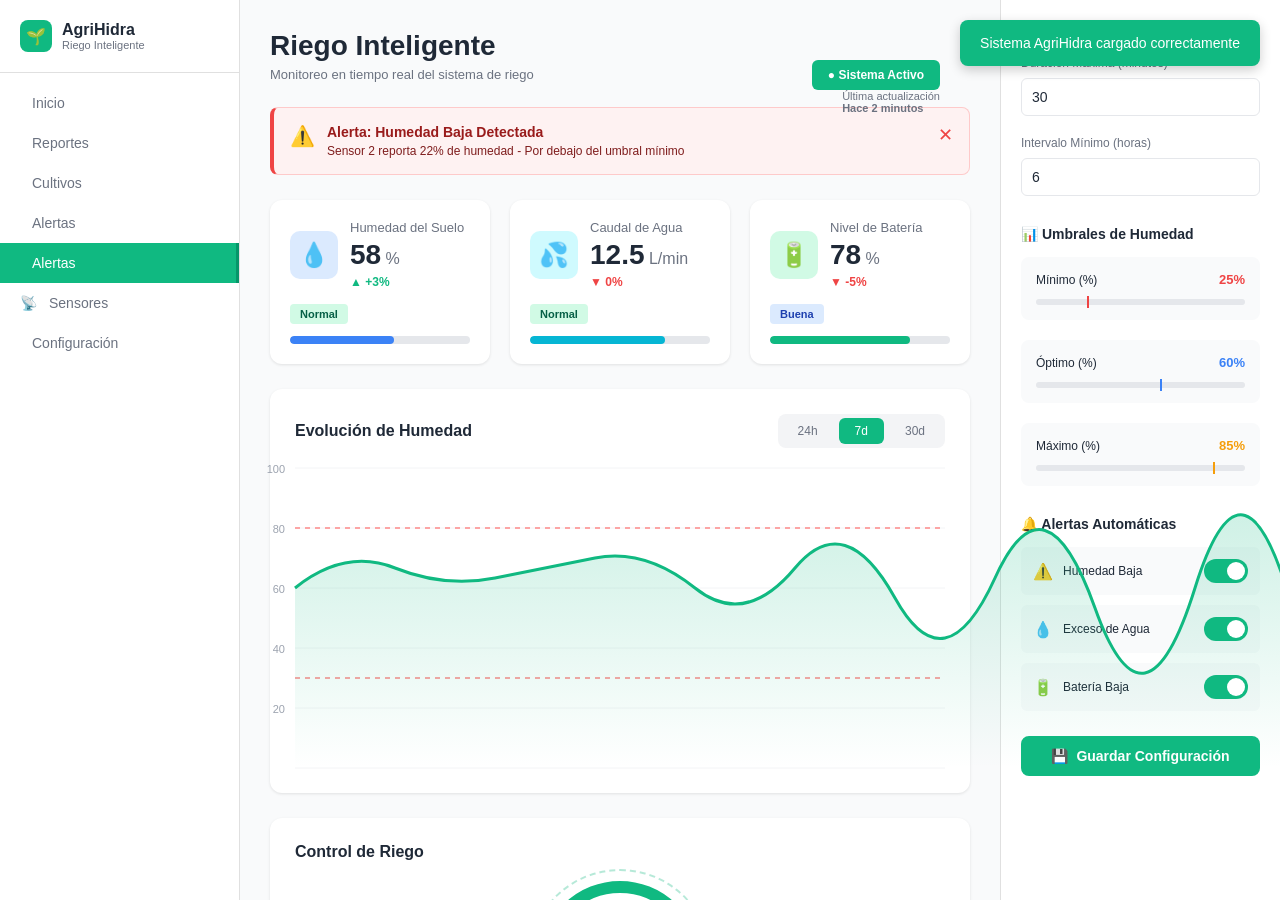
<file: pagina4.html>
<!DOCTYPE html>
<html lang="es">
<head>
    <meta charset="UTF-8">
    <meta name="viewport" content="width=device-width, initial-scale=1.0">
    <title>Riego Inteligente - AgriHidra</title>
    <style>
        * {
            margin: 0;
            padding: 0;
            box-sizing: border-box;
        }

        body {
            font-family: -apple-system, BlinkMacSystemFont, 'Segoe UI', Roboto, Oxygen, Ubuntu, Cantarell, sans-serif;
            background: #f5f5f5;
            display: flex;
            height: 100vh;
        }

        .sidebar {
            width: 240px;
            background: white;
            border-right: 1px solid #e0e0e0;
            display: flex;
            flex-direction: column;
        }

        .logo {
            padding: 20px;
            display: flex;
            align-items: center;
            gap: 10px;
            border-bottom: 1px solid #e0e0e0;
        }

        .logo-icon {
            width: 32px;
            height: 32px;
            background: #10b981;
            border-radius: 8px;
            display: flex;
            align-items: center;
            justify-content: center;
            color: white;
            font-weight: bold;
        }

        .logo-text h3 {
            font-size: 16px;
            color: #1f2937;
        }

        .logo-text p {
            font-size: 11px;
            color: #6b7280;
        }

        .menu {
            flex: 1;
            padding: 10px 0;
        }

        .menu-item {
            padding: 12px 20px;
            display: flex;
            align-items: center;
            gap: 12px;
            color: #6b7280;
            cursor: pointer;
            transition: all 0.2s;
            font-size: 14px;
        }

        .menu-item:hover {
            background: #f9fafb;
            color: #1f2937;
        }

        .menu-item.active {
            background: #10b981;
            color: white;
            border-right: 3px solid #059669;
        }

        .main-content {
            flex: 1;
            overflow-y: auto;
            background: #f9fafb;
            display: flex;
        }

        .content-center {
            flex: 1;
            padding: 30px;
        }

        .page-header {
            margin-bottom: 25px;
        }

        .page-title {
            font-size: 28px;
            font-weight: bold;
            color: #1f2937;
            margin-bottom: 5px;
        }

        .page-subtitle {
            font-size: 13px;
            color: #6b7280;
        }

        .system-status {
            background: #10b981;
            color: white;
            padding: 8px 16px;
            border-radius: 6px;
            font-size: 12px;
            font-weight: 600;
            display: inline-flex;
            align-items: center;
            gap: 6px;
            position: absolute;
            top: 30px;
            right: 30px;
        }

        .last-update {
            position: absolute;
            top: 60px;
            right: 30px;
            font-size: 11px;
            color: #6b7280;
        }

        .alert-banner {
            background: #fef2f2;
            border: 1px solid #fecaca;
            border-left: 4px solid #ef4444;
            padding: 16px;
            border-radius: 8px;
            margin-bottom: 25px;
            display: flex;
            align-items: flex-start;
            gap: 12px;
        }

        .alert-icon {
            color: #ef4444;
            font-size: 20px;
        }

        .alert-content {
            flex: 1;
        }

        .alert-title {
            font-size: 14px;
            font-weight: 600;
            color: #991b1b;
            margin-bottom: 4px;
        }

        .alert-description {
            font-size: 12px;
            color: #7f1d1d;
        }

        .alert-close {
            color: #ef4444;
            cursor: pointer;
            font-size: 18px;
        }

        .metrics-row {
            display: grid;
            grid-template-columns: repeat(3, 1fr);
            gap: 20px;
            margin-bottom: 25px;
        }

        .metric-card {
            background: white;
            padding: 20px;
            border-radius: 12px;
            box-shadow: 0 1px 3px rgba(0,0,0,0.1);
        }

        .metric-header {
            display: flex;
            align-items: center;
            gap: 12px;
            margin-bottom: 15px;
        }

        .metric-icon {
            width: 48px;
            height: 48px;
            border-radius: 10px;
            display: flex;
            align-items: center;
            justify-content: center;
            font-size: 24px;
        }

        .metric-icon.blue { background: #dbeafe; }
        .metric-icon.cyan { background: #cffafe; }
        .metric-icon.green { background: #d1fae5; }

        .metric-info {
            flex: 1;
        }

        .metric-label {
            font-size: 13px;
            color: #6b7280;
            margin-bottom: 4px;
        }

        .metric-value {
            font-size: 28px;
            font-weight: bold;
            color: #1f2937;
        }

        .metric-unit {
            font-size: 16px;
            color: #6b7280;
        }

        .metric-change {
            font-size: 12px;
            font-weight: 600;
            margin-top: 4px;
        }

        .metric-change.positive { color: #10b981; }
        .metric-change.negative { color: #ef4444; }

        .metric-status {
            display: inline-block;
            padding: 4px 10px;
            border-radius: 4px;
            font-size: 11px;
            font-weight: 600;
        }

        .metric-status.normal {
            background: #d1fae5;
            color: #065f46;
        }

        .metric-status.good {
            background: #dbeafe;
            color: #1e40af;
        }

        .progress-bar-container {
            margin-top: 12px;
        }

        .progress-bar {
            height: 8px;
            background: #e5e7eb;
            border-radius: 4px;
            overflow: hidden;
        }

        .progress-fill {
            height: 100%;
            border-radius: 4px;
            transition: width 0.3s;
        }

        .progress-fill.blue { background: #3b82f6; }
        .progress-fill.cyan { background: #06b6d4; }
        .progress-fill.green { background: #10b981; }

        .chart-section {
            background: white;
            padding: 25px;
            border-radius: 12px;
            box-shadow: 0 1px 3px rgba(0,0,0,0.1);
            margin-bottom: 25px;
        }

        .chart-header {
            display: flex;
            justify-content: space-between;
            align-items: center;
            margin-bottom: 20px;
        }

        .chart-title {
            font-size: 16px;
            font-weight: 600;
            color: #1f2937;
        }

        .chart-tabs {
            display: flex;
            gap: 5px;
            background: #f3f4f6;
            padding: 4px;
            border-radius: 8px;
        }

        .chart-tab {
            padding: 6px 16px;
            border-radius: 6px;
            font-size: 12px;
            font-weight: 500;
            color: #6b7280;
            cursor: pointer;
            transition: all 0.2s;
        }

        .chart-tab.active {
            background: #10b981;
            color: white;
        }

        .chart-container {
            height: 300px;
            position: relative;
        }

        .stats-grid {
            display: grid;
            grid-template-columns: repeat(4, 1fr);
            gap: 20px;
        }

        .stat-card {
            background: white;
            padding: 20px;
            border-radius: 12px;
            box-shadow: 0 1px 3px rgba(0,0,0,0.1);
        }

        .stat-icon {
            width: 40px;
            height: 40px;
            border-radius: 8px;
            display: flex;
            align-items: center;
            justify-content: center;
            font-size: 20px;
            margin-bottom: 12px;
        }

        .stat-icon.dark { background: #1f2937; color: white; }
        .stat-icon.blue { background: #dbeafe; }
        .stat-icon.green { background: #d1fae5; }
        .stat-icon.yellow { background: #fef3c7; }

        .stat-label {
            font-size: 13px;
            color: #6b7280;
            margin-bottom: 8px;
        }

        .stat-value {
            font-size: 24px;
            font-weight: bold;
            color: #1f2937;
        }

        .stat-sublabel {
            font-size: 11px;
            color: #9ca3af;
            margin-top: 4px;
        }

        .stat-comparison {
            font-size: 11px;
            margin-top: 8px;
            padding-top: 8px;
            border-top: 1px solid #f3f4f6;
        }

        .comparison-positive {
            color: #10b981;
            font-weight: 600;
        }

        .comparison-label {
            color: #6b7280;
        }

        .config-panel {
            width: 280px;
            background: white;
            border-left: 1px solid #e0e0e0;
            padding: 25px 20px;
            overflow-y: auto;
        }

        .config-section {
            margin-bottom: 30px;
        }

        .config-title {
            font-size: 14px;
            font-weight: 600;
            color: #1f2937;
            margin-bottom: 15px;
            display: flex;
            align-items: center;
            gap: 8px;
        }

        .config-field {
            margin-bottom: 20px;
        }

        .config-label {
            font-size: 12px;
            color: #6b7280;
            margin-bottom: 8px;
            display: block;
        }

        .config-input {
            width: 100%;
            padding: 10px;
            border: 1px solid #e5e7eb;
            border-radius: 6px;
            font-size: 14px;
            color: #1f2937;
        }

        .config-input:focus {
            outline: none;
            border-color: #10b981;
        }

        .threshold-section {
            background: #f9fafb;
            padding: 15px;
            border-radius: 8px;
            margin-bottom: 20px;
        }

        .threshold-item {
            display: flex;
            justify-content: space-between;
            align-items: center;
            margin-bottom: 12px;
        }

        .threshold-item:last-child {
            margin-bottom: 0;
        }

        .threshold-label {
            font-size: 12px;
            color: #1f2937;
            font-weight: 500;
        }

        .threshold-value {
            font-size: 13px;
            font-weight: 600;
        }

        .threshold-value.red { color: #ef4444; }
        .threshold-value.blue { color: #3b82f6; }
        .threshold-value.orange { color: #f59e0b; }

        .threshold-bar {
            width: 100%;
            height: 6px;
            background: #e5e7eb;
            border-radius: 3px;
            margin-top: 6px;
            position: relative;
        }

        .threshold-indicator {
            position: absolute;
            width: 2px;
            height: 12px;
            top: -3px;
            transform: translateX(-50%);
        }

        .threshold-indicator.red { background: #ef4444; }
        .threshold-indicator.blue { background: #3b82f6; }
        .threshold-indicator.orange { background: #f59e0b; }

        .alerts-section {
            margin-bottom: 25px;
        }

        .alert-item {
            display: flex;
            align-items: center;
            justify-content: space-between;
            padding: 12px;
            background: #f9fafb;
            border-radius: 6px;
            margin-bottom: 10px;
        }

        .alert-item-info {
            display: flex;
            align-items: center;
            gap: 10px;
            flex: 1;
        }

        .alert-item-label {
            font-size: 12px;
            color: #1f2937;
        }

        .toggle-switch {
            width: 44px;
            height: 24px;
            background: #10b981;
            border-radius: 12px;
            position: relative;
            cursor: pointer;
            transition: background 0.3s;
        }

        .toggle-switch.off {
            background: #d1d5db;
        }

        .toggle-switch::after {
            content: '';
            position: absolute;
            width: 18px;
            height: 18px;
            background: white;
            border-radius: 50%;
            top: 3px;
            left: 3px;
            transition: left 0.3s;
        }

        .toggle-switch.on::after {
            left: 23px;
        }

        .btn-save {
            width: 100%;
            padding: 12px;
            background: #10b981;
            color: white;
            border: none;
            border-radius: 8px;
            font-size: 14px;
            font-weight: 600;
            cursor: pointer;
            display: flex;
            align-items: center;
            justify-content: center;
            gap: 8px;
            transition: all 0.2s;
        }

        .btn-save:hover {
            background: #059669;
        }

        .control-panel {
            background: white;
            padding: 25px;
            border-radius: 12px;
            box-shadow: 0 1px 3px rgba(0,0,0,0.1);
            margin-bottom: 25px;
        }

        .control-title {
            font-size: 16px;
            font-weight: 600;
            color: #1f2937;
            margin-bottom: 20px;
        }

        .control-button-container {
            display: flex;
            flex-direction: column;
            align-items: center;
            gap: 20px;
        }

        .power-button {
            width: 160px;
            height: 160px;
            border-radius: 50%;
            border: 12px solid #10b981;
            background: white;
            display: flex;
            flex-direction: column;
            align-items: center;
            justify-content: center;
            cursor: pointer;
            transition: all 0.3s;
            position: relative;
        }

        .power-button:hover {
            transform: scale(1.05);
        }

        .power-button::before {
            content: '';
            position: absolute;
            width: 180px;
            height: 180px;
            border-radius: 50%;
            border: 2px dashed #10b981;
            opacity: 0.3;
        }

        .power-icon {
            font-size: 48px;
            color: #10b981;
            margin-bottom: 8px;
        }

        .power-label {
            font-size: 13px;
            font-weight: 600;
            color: #6b7280;
        }

        .irrigation-info {
            width: 100%;
            display: flex;
            flex-direction: column;
            gap: 12px;
        }

        .info-row {
            display: flex;
            justify-content: space-between;
            align-items: center;
            padding: 12px;
            background: #f9fafb;
            border-radius: 8px;
        }

        .info-label {
            font-size: 13px;
            color: #6b7280;
        }

        .info-value {
            font-size: 14px;
            font-weight: 600;
            color: #1f2937;
        }

        .btn-start-irrigation {
            width: 100%;
            padding: 14px;
            background: #10b981;
            color: white;
            border: none;
            border-radius: 8px;
            font-size: 15px;
            font-weight: 600;
            cursor: pointer;
            display: flex;
            align-items: center;
            justify-content: center;
            gap: 10px;
            transition: all 0.2s;
            margin-top: 10px;
        }

        .btn-start-irrigation:hover {
            background: #059669;
            transform: translateY(-2px);
        }
    </style>
</head>
<body>
    <div class="sidebar">
        <div class="logo">
            <div class="logo-icon">🌱</div>
            <div class="logo-text">
                <h3>AgriHidra</h3>
                <p>Riego Inteligente</p>
            </div>
        </div>
<div class="menu">
    <div class="menu-item" data-page="inicio">
        <span></span>
        Inicio
    </div>
    <div class="menu-item" data-page="reportes">
        <span></span>
        Reportes
    </div>
    <div class="menu-item" data-page="cultivos">
        <span></span>
        Cultivos
    </div>
    <div class="menu-item" data-page="alertas">
        <span></span>
        Alertas
    </div>
    <div class="menu-item active" data-page="riego">
        <span></span>
        Alertas
    </div>
    <div class="menu-item" data-page="sensores">
        <span>📡</span>
        Sensores
    </div>
    <div class="menu-item" data-page="configuracion">
        <span></span>
        Configuración
    </div>
</div>
</div>
    <div class="main-content">
        <div class="content-center">
            <div style="position: relative;">
                <div class="page-header">
                    <h1 class="page-title">Riego Inteligente</h1>
                    <p class="page-subtitle">Monitoreo en tiempo real del sistema de riego</p>
                </div>
                <div class="system-status">
                    ● Sistema Activo
                </div>
                <div class="last-update">
                    Última actualización<br>
                    <strong>Hace 2 minutos</strong>
                </div>
            </div>

            <div class="alert-banner">
                <span class="alert-icon">⚠️</span>
                <div class="alert-content">
                    <div class="alert-title">Alerta: Humedad Baja Detectada</div>
                    <div class="alert-description">Sensor 2 reporta 22% de humedad - Por debajo del umbral mínimo</div>
                </div>
                <span class="alert-close">✕</span>
            </div>

            <div class="metrics-row">
                <div class="metric-card">
                    <div class="metric-header">
                        <div class="metric-icon blue">💧</div>
                        <div class="metric-info">
                            <div class="metric-label">Humedad del Suelo</div>
                            <div>
                                <span class="metric-value">58</span>
                                <span class="metric-unit">%</span>
                            </div>
                            <div class="metric-change positive">▲ +3%</div>
                        </div>
                    </div>
                    <div class="metric-status normal">Normal</div>
                    <div class="progress-bar-container">
                        <div class="progress-bar">
                            <div class="progress-fill blue" style="width: 58%"></div>
                        </div>
                    </div>
                </div>

                <div class="metric-card">
                    <div class="metric-header">
                        <div class="metric-icon cyan">💦</div>
                        <div class="metric-info">
                            <div class="metric-label">Caudal de Agua</div>
                            <div>
                                <span class="metric-value">12.5</span>
                                <span class="metric-unit">L/min</span>
                            </div>
                            <div class="metric-change negative">▼ 0%</div>
                        </div>
                    </div>
                    <div class="metric-status normal">Normal</div>
                    <div class="progress-bar-container">
                        <div class="progress-bar">
                            <div class="progress-fill cyan" style="width: 75%"></div>
                        </div>
                    </div>
                </div>

                <div class="metric-card">
                    <div class="metric-header">
                        <div class="metric-icon green">🔋</div>
                        <div class="metric-info">
                            <div class="metric-label">Nivel de Batería</div>
                            <div>
                                <span class="metric-value">78</span>
                                <span class="metric-unit">%</span>
                            </div>
                            <div class="metric-change negative">▼ -5%</div>
                        </div>
                    </div>
                    <div class="metric-status good">Buena</div>
                    <div class="progress-bar-container">
                        <div class="progress-bar">
                            <div class="progress-fill green" style="width: 78%"></div>
                        </div>
                    </div>
                </div>
            </div>

            <div class="chart-section">
                <div class="chart-header">
                    <h2 class="chart-title">Evolución de Humedad</h2>
                    <div class="chart-tabs">
                        <div class="chart-tab">24h</div>
                        <div class="chart-tab active">7d</div>
                        <div class="chart-tab">30d</div>
                    </div>
                </div>
                <div class="chart-container">
                    <svg width="100%" height="300" style="overflow: visible;">
                        <!-- Grid lines -->
                        <line x1="0" y1="0" x2="100%" y2="0" stroke="#f3f4f6" stroke-width="1"/>
                        <line x1="0" y1="60" x2="100%" y2="60" stroke="#f3f4f6" stroke-width="1"/>
                        <line x1="0" y1="120" x2="100%" y2="120" stroke="#f3f4f6" stroke-width="1"/>
                        <line x1="0" y1="180" x2="100%" y2="180" stroke="#f3f4f6" stroke-width="1"/>
                        <line x1="0" y1="240" x2="100%" y2="240" stroke="#f3f4f6" stroke-width="1"/>
                        <line x1="0" y1="300" x2="100%" y2="300" stroke="#f3f4f6" stroke-width="1"/>
                        
                        <!-- Threshold lines -->
                        <line x1="0" y1="60" x2="100%" y2="60" stroke="#fca5a5" stroke-width="2" stroke-dasharray="5,5"/>
                        <line x1="0" y1="210" x2="100%" y2="210" stroke="#fca5a5" stroke-width="2" stroke-dasharray="5,5"/>
                        
                        <!-- Chart path -->
                        <path d="M 0 120 Q 50 80, 100 100 T 200 110 T 300 90 T 400 120 T 500 100 T 600 130 T 700 110 T 800 140 T 900 120 T 1000 150" 
                              fill="none" 
                              stroke="#10b981" 
                              stroke-width="3"/>
                        
                        <!-- Fill area -->
                        <path d="M 0 120 Q 50 80, 100 100 T 200 110 T 300 90 T 400 120 T 500 100 T 600 130 T 700 110 T 800 140 T 900 120 T 1000 150 L 1000 300 L 0 300 Z" 
                              fill="url(#gradient)" 
                              opacity="0.2"/>
                        
                        <defs>
                            <linearGradient id="gradient" x1="0%" y1="0%" x2="0%" y2="100%">
                                <stop offset="0%" style="stop-color:#10b981;stop-opacity:1" />
                                <stop offset="100%" style="stop-color:#10b981;stop-opacity:0" />
                            </linearGradient>
                        </defs>
                        
                        <!-- Y-axis labels -->
                        <text x="-10" y="5" font-size="11" fill="#9ca3af" text-anchor="end">100</text>
                        <text x="-10" y="65" font-size="11" fill="#9ca3af" text-anchor="end">80</text>
                        <text x="-10" y="125" font-size="11" fill="#9ca3af" text-anchor="end">60</text>
                        <text x="-10" y="185" font-size="11" fill="#9ca3af" text-anchor="end">40</text>
                        <text x="-10" y="245" font-size="11" fill="#9ca3af" text-anchor="end">20</text>
                    </svg>
                </div>
            </div>

            <div class="control-panel">
                <h2 class="control-title">Control de Riego</h2>
                <div class="control-button-container">
                    <div class="power-button">
                        <div class="power-icon">⏻</div>
                        <div class="power-label">INACTIVO</div>
                    </div>
                    <div class="irrigation-info">
                        <div class="info-row">
                            <span class="info-label">Último riego:</span>
                            <span class="info-value">Hace 8 horas</span>
                        </div>
                        <div class="info-row">
                            <span class="info-label">Duración:</span>
                            <span class="info-value">25 minutos</span>
                        </div>
                        <div class="info-row">
                            <span class="info-label">Agua consumida:</span>
                            <span class="info-value">312 litros</span>
                        </div>
                    </div>
                    <button class="btn-start-irrigation">
                        <span>▶</span>
                        Iniciar Riego
                    </button>
                </div>
            </div>

            <div class="stats-grid">
                <div class="stat-card">
                    <div class="stat-icon dark">⏱️</div>
                    <div class="stat-label">Tiempo Total</div>
                    <div class="stat-value">156<span style="font-size: 14px; font-weight: normal;">hrs</span></div>
                    <div class="stat-sublabel">Este mes</div>
                </div>

                <div class="stat-card">
                    <div class="stat-icon blue">💧</div>
                    <div class="stat-label">Agua Usada</div>
                    <div class="stat-value">2,847<span style="font-size: 14px; font-weight: normal;">L</span></div>
                    <div class="stat-sublabel">Este mes</div>
                </div>

                <div class="stat-card">
                    <div class="stat-icon green">🌱</div>
                    <div class="stat-label">Eficiencia</div>
                    <div class="stat-value">94<span style="font-size: 14px; font-weight: normal;">%</span></div>
                    <div class="stat-comparison">
                        <span class="comparison-positive">↑ +2% vs anterior</span>
                    </div>
                </div>

                <div class="stat-card">
                    <div class="stat-icon yellow">💰</div>
                    <div class="stat-label">Ahorro</div>
                    <div class="stat-value">28<span style="font-size: 14px; font-weight: normal;">%</span></div>
                    <div class="stat-sublabel">vs riego manual</div>
                </div>
            </div>
        </div>

        <div class="config-panel">
            <div class="config-section">
                <h3 class="config-title">⚙️ Configuración de Riego</h3>
                
                <div class="config-field">
                    <label class="config-label">Duración Máxima (minutos)</label>
                    <input type="number" class="config-input" value="30">
                </div>

                <div class="config-field">
                    <label class="config-label">Intervalo Mínimo (horas)</label>
                    <input type="number" class="config-input" value="6">
                </div>
            </div>

            <div class="config-section">
                <h3 class="config-title">📊 Umbrales de Humedad</h3>
                
                <div class="threshold-section">
                    <div class="threshold-item">
                        <span class="threshold-label">Mínimo (%)</span>
                        <span class="threshold-value red">25%</span>
                    </div>
                    <div class="threshold-bar">
                        <div class="threshold-indicator red" style="left: 25%"></div>
                    </div>
                </div>

                <div class="threshold-section">
                    <div class="threshold-item">
                        <span class="threshold-label">Óptimo (%)</span>
                        <span class="threshold-value blue">60%</span>
                    </div>
                    <div class="threshold-bar">
                        <div class="threshold-indicator blue" style="left: 60%"></div>
                    </div>
                </div>

                <div class="threshold-section">
                    <div class="threshold-item">
                        <span class="threshold-label">Máximo (%)</span>
                        <span class="threshold-value orange">85%</span>
                    </div>
                    <div class="threshold-bar">
                        <div class="threshold-indicator orange" style="left: 85%"></div>
                    </div>
                </div>
            </div>

            <div class="config-section alerts-section">
                <h3 class="config-title">🔔 Alertas Automáticas</h3>
                
                <div class="alert-item">
                    <div class="alert-item-info">
                        <span>⚠️</span>
                        <span class="alert-item-label">Humedad Baja</span>
                    </div>
                    <div class="toggle-switch on"></div>
                </div>

                <div class="alert-item">
                    <div class="alert-item-info">
                        <span>💧</span>
                        <span class="alert-item-label">Exceso de Agua</span>
                    </div>
                    <div class="toggle-switch on"></div>
                </div>

                <div class="alert-item">
                    <div class="alert-item-info">
                        <span>🔋</span>
                        <span class="alert-item-label">Batería Baja</span>
                    </div>
                    <div class="toggle-switch on"></div>
                </div>
            </div>

            <button class="btn-save">
                <span>💾</span>
                Guardar Configuración
            </button>
        </div>
    </div>
<script>
    // Configuración de páginas
    const pages = {
        'inicio': 'index.html',
        'reportes': 'pagina2.html',
        'cultivos': 'pagina3.html',
        'alertas': 'pagina4.html',
        'riego': 'pagina5.html',
        'sensores': 'pagina6.html',
        'configuracion': 'pagina7.html'
    };

    // Navegación entre páginas
    document.addEventListener('DOMContentLoaded', function() {
        const menuItems = document.querySelectorAll('.menu-item');
        
        menuItems.forEach(item => {
            item.style.cursor = 'pointer';
            item.addEventListener('click', function() {
                const page = this.getAttribute('data-page');
                if (pages[page]) {
                    window.location.href = pages[page];
                }
            });
        });
    });
</script>
    <script src="agrihidra.js"></script>

</body>
</html
</file>
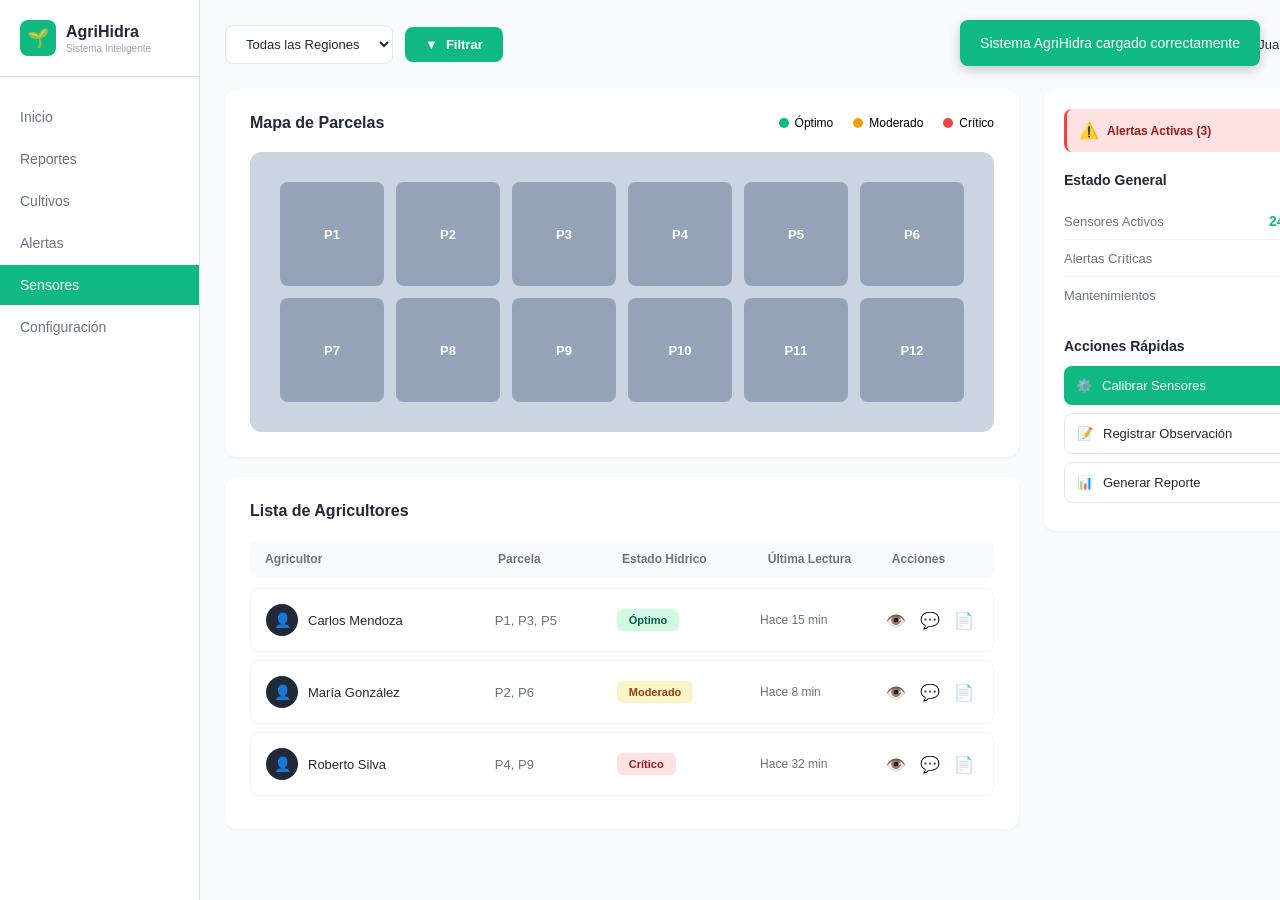
<file: pagina5.html>
<!DOCTYPE html>
<html lang="es">
  <head>
    <meta charset="UTF-8" />
    <meta name="viewport" content="width=device-width, initial-scale=1.0" />
    <title>Agricultores - AgriHidra</title>
    <style>
      * {
        margin: 0;
        padding: 0;
        box-sizing: border-box;
      }

      body {
        font-family: -apple-system, BlinkMacSystemFont, "Segoe UI", Roboto,
          Oxygen, Ubuntu, Cantarell, sans-serif;
        background: #f5f5f5;
        display: flex;
        height: 100vh;
      }

      .sidebar {
        width: 200px;
        background: white;
        border-right: 1px solid #e0e0e0;
        display: flex;
        flex-direction: column;
        padding: 20px 0;
      }

      .logo {
        padding: 0 20px 20px 20px;
        display: flex;
        align-items: center;
        gap: 10px;
        border-bottom: 1px solid #e0e0e0;
        margin-bottom: 10px;
      }

      .logo-icon {
        width: 36px;
        height: 36px;
        background: #10b981;
        border-radius: 8px;
        display: flex;
        align-items: center;
        justify-content: center;
        color: white;
        font-weight: bold;
        font-size: 18px;
      }

      .logo-text h3 {
        font-size: 16px;
        color: #1f2937;
        margin-bottom: 2px;
      }

      .logo-text p {
        font-size: 10px;
        color: #9ca3af;
      }

      .menu {
        flex: 1;
        padding: 10px 0;
      }

      .menu-item {
        padding: 12px 20px;
        color: #6b7280;
        cursor: pointer;
        transition: all 0.2s;
        font-size: 14px;
        margin-bottom: 2px;
      }

      .menu-item:hover {
        background: #f9fafb;
        color: #1f2937;
      }

      .menu-item.active {
        background: #10b981;
        color: white;
        font-weight: 500;
      }

      .main-content {
        flex: 1;
        overflow-y: auto;
        background: #f9fafb;
        display: flex;
      }

      .content-wrapper {
        flex: 1;
        padding: 25px;
      }

      .header-bar {
        display: flex;
        justify-content: space-between;
        align-items: center;
        margin-bottom: 25px;
      }

      .header-left {
        display: flex;
        align-items: center;
        gap: 12px;
      }

      .filter-dropdown {
        padding: 10px 16px;
        border: 1px solid #e5e7eb;
        border-radius: 8px;
        font-size: 13px;
        color: #1f2937;
        background: white;
        cursor: pointer;
        min-width: 150px;
      }

      .btn-filter {
        background: #10b981;
        color: white;
        padding: 10px 20px;
        border-radius: 8px;
        border: none;
        font-size: 13px;
        font-weight: 600;
        cursor: pointer;
        display: flex;
        align-items: center;
        gap: 8px;
      }

      .btn-filter:hover {
        background: #059669;
      }

      .header-right {
        display: flex;
        align-items: center;
        gap: 15px;
      }

      .notifications {
        position: relative;
        cursor: pointer;
        width: 36px;
        height: 36px;
        display: flex;
        align-items: center;
        justify-content: center;
        border-radius: 8px;
        transition: background 0.2s;
      }

      .notifications:hover {
        background: #f3f4f6;
      }

      .notification-icon {
        font-size: 18px;
      }

      .notification-badge {
        position: absolute;
        top: 5px;
        right: 5px;
        background: #ef4444;
        color: white;
        border-radius: 50%;
        width: 16px;
        height: 16px;
        display: flex;
        align-items: center;
        justify-content: center;
        font-size: 9px;
        font-weight: 600;
      }

      .user-info {
        display: flex;
        align-items: center;
        gap: 8px;
        font-size: 13px;
        color: #1f2937;
        font-weight: 500;
      }

      .content-grid {
        display: grid;
        grid-template-columns: 1fr 280px;
        gap: 25px;
      }

      .map-section {
        background: white;
        padding: 25px;
        border-radius: 12px;
        box-shadow: 0 1px 3px rgba(0, 0, 0, 0.05);
        margin-bottom: 20px;
      }

      .section-header {
        display: flex;
        justify-content: space-between;
        align-items: center;
        margin-bottom: 20px;
      }

      .section-title {
        font-size: 16px;
        font-weight: 600;
        color: #1f2937;
      }

      .map-legend {
        display: flex;
        gap: 20px;
        font-size: 12px;
      }

      .legend-item {
        display: flex;
        align-items: center;
        gap: 6px;
      }

      .legend-dot {
        width: 10px;
        height: 10px;
        border-radius: 50%;
      }

      .legend-dot.green {
        background: #10b981;
      }
      .legend-dot.orange {
        background: #f59e0b;
      }
      .legend-dot.red {
        background: #ef4444;
      }

      .map-container {
        background: #cbd5e1;
        border-radius: 12px;
        padding: 30px;
        display: grid;
        grid-template-columns: repeat(6, 1fr);
        gap: 12px;
        min-height: 280px;
      }

      .parcel {
        background: #94a3b8;
        border-radius: 8px;
        display: flex;
        align-items: center;
        justify-content: center;
        color: white;
        font-size: 13px;
        font-weight: 600;
        cursor: pointer;
        transition: all 0.2s;
        aspect-ratio: 1;
      }

      .parcel:hover {
        transform: scale(1.05);
        box-shadow: 0 4px 6px rgba(0, 0, 0, 0.15);
      }

      .farmers-section {
        background: white;
        padding: 25px;
        border-radius: 12px;
        box-shadow: 0 1px 3px rgba(0, 0, 0, 0.05);
      }

      .farmers-table {
        width: 100%;
        margin-top: 20px;
      }

      .table-header {
        display: grid;
        grid-template-columns: 2fr 1fr 1.2fr 1fr 0.8fr;
        gap: 15px;
        padding: 12px 15px;
        background: #f9fafb;
        border-radius: 8px;
        font-size: 12px;
        font-weight: 600;
        color: #6b7280;
        margin-bottom: 10px;
      }

      .table-row {
        display: grid;
        grid-template-columns: 2fr 1fr 1.2fr 1fr 0.8fr;
        gap: 15px;
        padding: 15px;
        background: white;
        border: 1px solid #f3f4f6;
        border-radius: 8px;
        margin-bottom: 8px;
        align-items: center;
        transition: all 0.2s;
      }

      .table-row:hover {
        border-color: #10b981;
        box-shadow: 0 2px 4px rgba(16, 185, 129, 0.1);
      }

      .farmer-info {
        display: flex;
        align-items: center;
        gap: 10px;
      }

      .farmer-avatar {
        width: 32px;
        height: 32px;
        background: #1f2937;
        border-radius: 50%;
        display: flex;
        align-items: center;
        justify-content: center;
        color: white;
        font-size: 14px;
      }

      .farmer-name {
        font-size: 13px;
        font-weight: 500;
        color: #1f2937;
      }

      .parcel-tags {
        font-size: 13px;
        color: #6b7280;
      }

      .status-badge {
        display: inline-block;
        padding: 5px 12px;
        border-radius: 6px;
        font-size: 11px;
        font-weight: 600;
      }

      .status-badge.optimal {
        background: #d1fae5;
        color: #065f46;
      }

      .status-badge.moderate {
        background: #fef3c7;
        color: #92400e;
      }

      .status-badge.critical {
        background: #fee2e2;
        color: #991b1b;
      }

      .last-reading {
        font-size: 12px;
        color: #6b7280;
      }

      .actions {
        display: flex;
        gap: 6px;
      }

      .action-btn {
        width: 28px;
        height: 28px;
        border-radius: 6px;
        border: none;
        background: transparent;
        display: flex;
        align-items: center;
        justify-content: center;
        cursor: pointer;
        transition: all 0.2s;
        font-size: 16px;
        color: #6b7280;
      }

      .action-btn:hover {
        background: #f3f4f6;
        color: #1f2937;
      }

      .sidebar-right {
        background: white;
        padding: 20px;
        border-radius: 12px;
        box-shadow: 0 1px 3px rgba(0, 0, 0, 0.05);
        height: fit-content;
      }

      .alert-banner-right {
        background: #fee2e2;
        padding: 12px;
        border-radius: 8px;
        border-left: 3px solid #ef4444;
        margin-bottom: 20px;
        display: flex;
        align-items: center;
        gap: 8px;
      }

      .alert-title-right {
        font-size: 12px;
        font-weight: 600;
        color: #991b1b;
      }

      .status-section {
        margin-bottom: 25px;
      }

      .status-title {
        font-size: 14px;
        font-weight: 600;
        color: #1f2937;
        margin-bottom: 15px;
      }

      .status-item {
        display: flex;
        justify-content: space-between;
        align-items: center;
        padding: 10px 0;
        border-bottom: 1px solid #f3f4f6;
      }

      .status-item:last-child {
        border-bottom: none;
      }

      .status-label {
        font-size: 13px;
        color: #6b7280;
      }

      .status-value {
        font-size: 14px;
        font-weight: 600;
        color: #1f2937;
      }

      .status-value.green {
        color: #10b981;
      }
      .status-value.red {
        color: #ef4444;
      }
      .status-value.orange {
        color: #f59e0b;
      }

      .quick-actions {
        margin-top: 20px;
      }

      .quick-actions-title {
        font-size: 14px;
        font-weight: 600;
        color: #1f2937;
        margin-bottom: 12px;
      }

      .action-card {
        padding: 12px;
        background: #10b981;
        color: white;
        border-radius: 8px;
        margin-bottom: 8px;
        cursor: pointer;
        transition: all 0.2s;
        display: flex;
        align-items: center;
        gap: 10px;
        font-size: 13px;
        font-weight: 500;
      }

      .action-card:hover {
        background: #059669;
        transform: translateY(-2px);
      }

      .action-card.secondary {
        background: white;
        color: #1f2937;
        border: 1px solid #e5e7eb;
      }

      .action-card.secondary:hover {
        background: #f9fafb;
        border-color: #10b981;
      }
    </style>
  </head>
  <body>
    <div class="sidebar">
      <div class="logo">
        <div class="logo-icon">🌱</div>
        <div class="logo-text">
          <h3>AgriHidra</h3>
          <p>Sistema Inteligente</p>
        </div>
      </div>
      <div class="menu">
        <div class="menu-item" data-page="inicio">Inicio</div>
        <div class="menu-item" data-page="reportes">Reportes</div>
        <div class="menu-item" data-page="cultivos">Cultivos</div>
        <div class="menu-item" data-page="alertas">Alertas</div>
        <div class="menu-item active" data-page="sensores">Sensores</div>
        <div class="menu-item" data-page="configuracion">Configuración</div>
      </div>
    </div>

    <div class="main-content">
      <div class="content-wrapper">
        <div class="header-bar">
          <div class="header-left">
            <select class="filter-dropdown">
              <option>Todas las Regiones</option>
              <option>Región Norte</option>
              <option>Región Sur</option>
              <option>Región Este</option>
              <option>Región Oeste</option>
            </select>
            <button class="btn-filter">
              <span>▼</span>
              Filtrar
            </button>
          </div>
          <div class="header-right">
            <div class="notifications">
              <span class="notification-icon">🔔</span>
              <div class="notification-badge">3</div>
            </div>
            <div class="user-info">
              <span>👤</span>
              <span>Juan Pérez</span>
            </div>
          </div>
        </div>

        <div class="content-grid">
          <div>
            <div class="map-section">
              <div class="section-header">
                <h2 class="section-title">Mapa de Parcelas</h2>
                <div class="map-legend">
                  <div class="legend-item">
                    <div class="legend-dot green"></div>
                    <span>Óptimo</span>
                  </div>
                  <div class="legend-item">
                    <div class="legend-dot orange"></div>
                    <span>Moderado</span>
                  </div>
                  <div class="legend-item">
                    <div class="legend-dot red"></div>
                    <span>Crítico</span>
                  </div>
                </div>
              </div>
              <div class="map-container">
                <div class="parcel">P1</div>
                <div class="parcel">P2</div>
                <div class="parcel">P3</div>
                <div class="parcel">P4</div>
                <div class="parcel">P5</div>
                <div class="parcel">P6</div>
                <div class="parcel">P7</div>
                <div class="parcel">P8</div>
                <div class="parcel">P9</div>
                <div class="parcel">P10</div>
                <div class="parcel">P11</div>
                <div class="parcel">P12</div>
              </div>
            </div>

            <div class="farmers-section">
              <h2 class="section-title">Lista de Agricultores</h2>

              <div class="farmers-table">
                <div class="table-header">
                  <div>Agricultor</div>
                  <div>Parcela</div>
                  <div>Estado Hídrico</div>
                  <div>Última Lectura</div>
                  <div>Acciones</div>
                </div>

                <div class="table-row">
                  <div class="farmer-info">
                    <div class="farmer-avatar">👤</div>
                    <div class="farmer-name">Carlos Mendoza</div>
                  </div>
                  <div class="parcel-tags">P1, P3, P5</div>
                  <div>
                    <span class="status-badge optimal">Óptimo</span>
                  </div>
                  <div class="last-reading">Hace 15 min</div>
                  <div class="actions">
                    <button class="action-btn" title="Ver detalles">👁️</button>
                    <button class="action-btn" title="Mensaje">💬</button>
                    <button class="action-btn" title="Reportes">📄</button>
                  </div>
                </div>

                <div class="table-row">
                  <div class="farmer-info">
                    <div class="farmer-avatar">👤</div>
                    <div class="farmer-name">María González</div>
                  </div>
                  <div class="parcel-tags">P2, P6</div>
                  <div>
                    <span class="status-badge moderate">Moderado</span>
                  </div>
                  <div class="last-reading">Hace 8 min</div>
                  <div class="actions">
                    <button class="action-btn" title="Ver detalles">👁️</button>
                    <button class="action-btn" title="Mensaje">💬</button>
                    <button class="action-btn" title="Reportes">📄</button>
                  </div>
                </div>

                <div class="table-row">
                  <div class="farmer-info">
                    <div class="farmer-avatar">👤</div>
                    <div class="farmer-name">Roberto Silva</div>
                  </div>
                  <div class="parcel-tags">P4, P9</div>
                  <div>
                    <span class="status-badge critical">Crítico</span>
                  </div>
                  <div class="last-reading">Hace 32 min</div>
                  <div class="actions">
                    <button class="action-btn" title="Ver detalles">👁️</button>
                    <button class="action-btn" title="Mensaje">💬</button>
                    <button class="action-btn" title="Reportes">📄</button>
                  </div>
                </div>
              </div>
            </div>
          </div>

          <div class="sidebar-right">
            <div class="alert-banner-right">
              <span>⚠️</span>
              <div class="alert-title-right">Alertas Activas (3)</div>
            </div>

            <div class="status-section">
              <h3 class="status-title">Estado General</h3>
              <div class="status-item">
                <span class="status-label">Sensores Activos</span>
                <span class="status-value green">24/26</span>
              </div>
              <div class="status-item">
                <span class="status-label">Alertas Críticas</span>
                <span class="status-value red">3</span>
              </div>
              <div class="status-item">
                <span class="status-label">Mantenimientos</span>
                <span class="status-value orange">2</span>
              </div>
            </div>

            <div class="quick-actions">
              <h3 class="quick-actions-title">Acciones Rápidas</h3>
              <div class="action-card">
                <span>⚙️</span>
                <span>Calibrar Sensores</span>
              </div>
              <div class="action-card secondary">
                <span>📝</span>
                <span>Registrar Observación</span>
              </div>
              <div class="action-card secondary">
                <span>📊</span>
                <span>Generar Reporte</span>
              </div>
            </div>
          </div>
        </div>
      </div>
    </div>

    <script>
      // Configuración de páginas
      const pages = {
        inicio: "index.html",
        reportes: "pagina2.html",
        cultivos: "pagina5.html",
        alertas: "pagina3.html",
        sensores: "pagina4.html",
        configuracion: "pagina6.html",
      };

      // Navegación entre páginas
      document.addEventListener("DOMContentLoaded", function () {
        const menuItems = document.querySelectorAll(".menu-item");

        menuItems.forEach((item) => {
          item.addEventListener("click", function () {
            const page = this.getAttribute("data-page");
            if (pages[page]) {
              window.location.href = pages[page];
            }
          });
        });
      });
    </script>
    <script src="agrihidra.js"></script>

  </body>
</html>
</file>
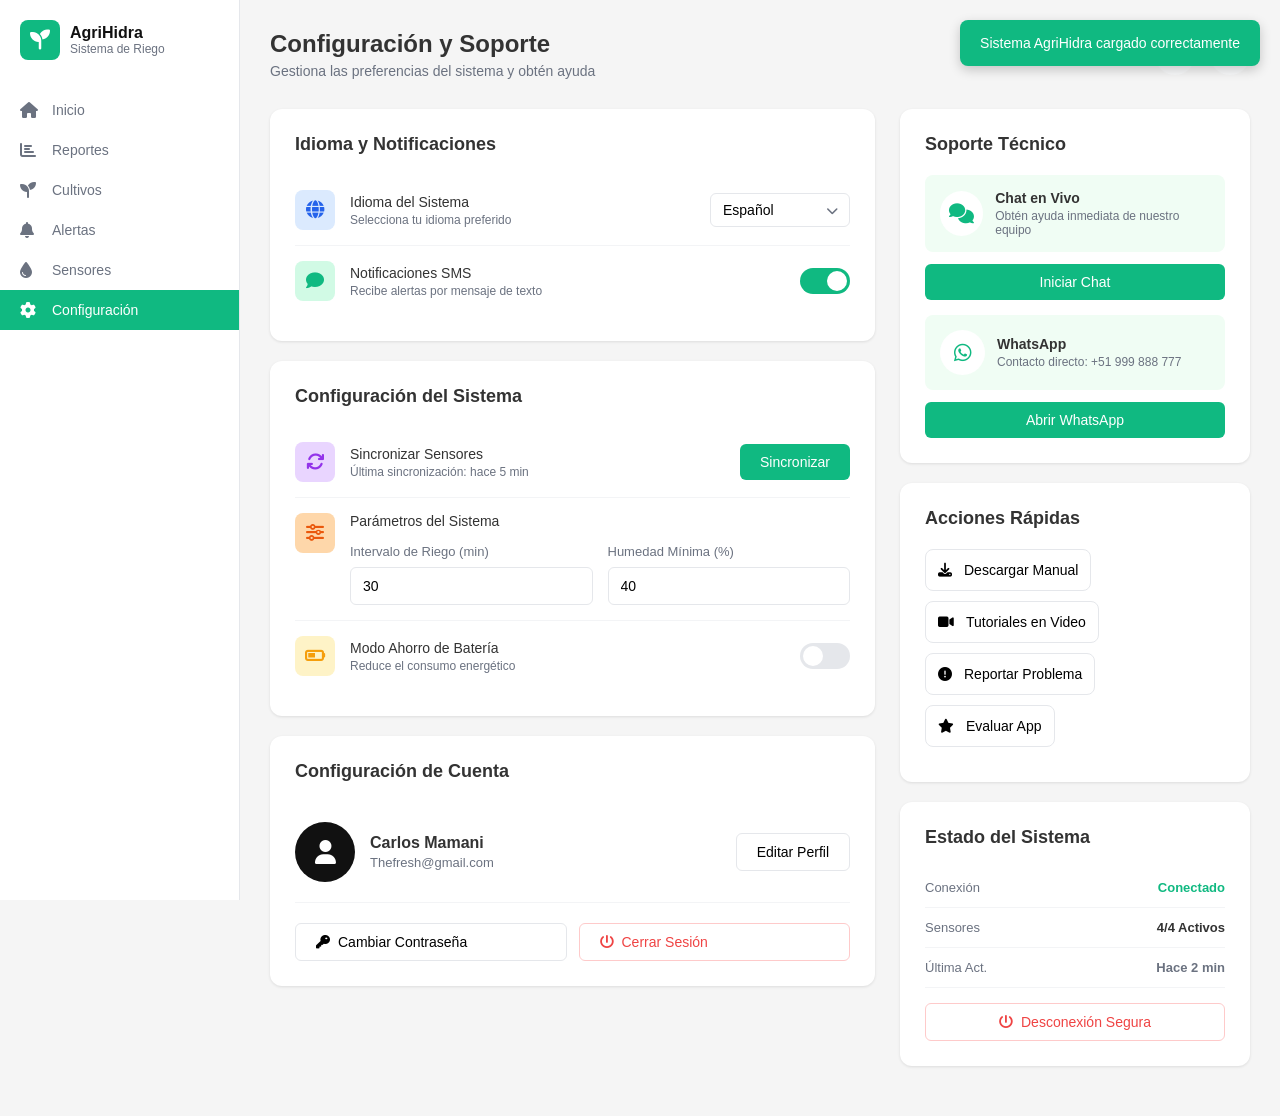
<file: pagina7.html>
<!DOCTYPE html>
<html lang="es">
  <head>
    <meta charset="UTF-8" />
    <meta name="viewport" content="width=device-width, initial-scale=1.0" />
    <title>AgriHidra - Configuración y Soporte</title>
    <link
      href="https://cdnjs.cloudflare.com/ajax/libs/font-awesome/6.4.0/css/all.min.css"
      rel="stylesheet"
    />
    <style>
      * {
        margin: 0;
        padding: 0;
        box-sizing: border-box;
      }

      body {
        font-family: -apple-system, BlinkMacSystemFont, "Segoe UI", Roboto,
          Oxygen, Ubuntu, Cantarell, sans-serif;
        background: #f5f5f5;
        color: #333;
      }

      .container {
        display: flex;
        min-height: 100vh;
      }

      /* Sidebar */
      .sidebar {
        width: 240px;
        background: #fff;
        border-right: 1px solid #e5e7eb;
        padding: 20px 0;
        position: fixed;
        height: 100vh;
      }

      .logo {
        display: flex;
        align-items: center;
        gap: 10px;
        padding: 0 20px;
        margin-bottom: 30px;
      }

      .logo-icon {
        width: 40px;
        height: 40px;
        background: #10b981;
        border-radius: 8px;
        display: flex;
        align-items: center;
        justify-content: center;
        color: white;
        font-size: 20px;
      }

      .logo-text h2 {
        font-size: 16px;
        color: #111;
        font-weight: 600;
      }

      .logo-text p {
        font-size: 12px;
        color: #6b7280;
      }

      .nav-item {
        display: flex;
        align-items: center;
        gap: 12px;
        padding: 12px 20px;
        color: #6b7280;
        text-decoration: none;
        transition: all 0.2s;
        cursor: pointer;
        font-size: 14px;
      }

      .nav-item:hover {
        background: #f9fafb;
        color: #111;
      }

      .nav-item.active {
        background: #10b981;
        color: white;
      }

      .nav-item i {
        width: 20px;
        font-size: 16px;
      }

      /* Main Content */
      .main-content {
        margin-left: 240px;
        flex: 1;
        padding: 30px;
      }

      .header {
        display: flex;
        justify-content: space-between;
        align-items: center;
        margin-bottom: 30px;
      }

      .header-title h1 {
        font-size: 24px;
        margin-bottom: 5px;
      }

      .header-title p {
        font-size: 14px;
        color: #6b7280;
      }

      .header-icons {
        display: flex;
        gap: 15px;
      }

      .icon-btn {
        width: 40px;
        height: 40px;
        background: #f9fafb;
        border: none;
        border-radius: 50%;
        display: flex;
        align-items: center;
        justify-content: center;
        cursor: pointer;
        color: #6b7280;
      }

      .icon-btn:hover {
        background: #e5e7eb;
      }

      .content-grid {
        display: grid;
        grid-template-columns: 1fr 350px;
        gap: 25px;
      }

      /* Cards */
      .card {
        background: white;
        border-radius: 12px;
        padding: 25px;
        box-shadow: 0 1px 3px rgba(0, 0, 0, 0.1);
        margin-bottom: 20px;
      }

      .card-title {
        font-size: 18px;
        font-weight: 600;
        margin-bottom: 20px;
      }

      /* Settings Items */
      .setting-item {
        display: flex;
        align-items: center;
        padding: 15px 0;
        border-bottom: 1px solid #f3f4f6;
      }

      .setting-item:last-child {
        border-bottom: none;
      }

      .setting-icon {
        width: 40px;
        height: 40px;
        border-radius: 8px;
        display: flex;
        align-items: center;
        justify-content: center;
        font-size: 18px;
        margin-right: 15px;
      }

      .icon-blue {
        background: #dbeafe;
        color: #2563eb;
      }

      .icon-green {
        background: #d1fae5;
        color: #10b981;
      }

      .icon-purple {
        background: #e9d5ff;
        color: #9333ea;
      }

      .icon-orange {
        background: #fed7aa;
        color: #ea580c;
      }

      .icon-yellow {
        background: #fef3c7;
        color: #f59e0b;
      }

      .setting-info {
        flex: 1;
      }

      .setting-label {
        font-size: 14px;
        font-weight: 500;
        margin-bottom: 3px;
      }

      .setting-desc {
        font-size: 12px;
        color: #6b7280;
      }

      /* Toggle Switch */
      .toggle-switch {
        position: relative;
        width: 50px;
        height: 26px;
      }

      .toggle-switch input {
        opacity: 0;
        width: 0;
        height: 0;
      }

      .slider {
        position: absolute;
        cursor: pointer;
        top: 0;
        left: 0;
        right: 0;
        bottom: 0;
        background-color: #e5e7eb;
        transition: 0.4s;
        border-radius: 34px;
      }

      .slider:before {
        position: absolute;
        content: "";
        height: 20px;
        width: 20px;
        left: 3px;
        bottom: 3px;
        background-color: white;
        transition: 0.4s;
        border-radius: 50%;
      }

      input:checked + .slider {
        background-color: #10b981;
      }

      input:checked + .slider:before {
        transform: translateX(24px);
      }

      /* Select Dropdown */
      .select-wrapper {
        position: relative;
      }

      select {
        width: 140px;
        padding: 8px 32px 8px 12px;
        border: 1px solid #e5e7eb;
        border-radius: 6px;
        font-size: 14px;
        background: white;
        cursor: pointer;
        appearance: none;
      }

      .select-wrapper::after {
        content: "\f078";
        font-family: "Font Awesome 6 Free";
        font-weight: 900;
        position: absolute;
        right: 12px;
        top: 50%;
        transform: translateY(-50%);
        pointer-events: none;
        color: #6b7280;
        font-size: 12px;
      }

      /* Buttons */
      .btn {
        padding: 10px 20px;
        border: 1px solid #e5e7eb;
        background: white;
        border-radius: 6px;
        cursor: pointer;
        font-size: 14px;
        display: inline-flex;
        align-items: center;
        gap: 8px;
        transition: all 0.2s;
        font-weight: 500;
      }

      .btn:hover {
        background: #f9fafb;
      }

      .btn-primary {
        background: #10b981;
        color: white;
        border: none;
      }

      .btn-primary:hover {
        background: #059669;
      }

      .btn-outline {
        border: 1px solid #e5e7eb;
        background: white;
      }

      .btn-danger {
        color: #ef4444;
        border-color: #fecaca;
      }

      .btn-danger:hover {
        background: #fef2f2;
      }

      .btn-full {
        width: 100%;
        justify-content: center;
      }

      /* Input Fields */
      .input-group {
        margin-bottom: 20px;
      }

      .input-label {
        font-size: 13px;
        color: #6b7280;
        margin-bottom: 8px;
        display: block;
        font-weight: 500;
      }

      .input-row {
        display: grid;
        grid-template-columns: 1fr 1fr;
        gap: 15px;
      }

      input[type="text"],
      input[type="number"] {
        width: 100%;
        padding: 10px 12px;
        border: 1px solid #e5e7eb;
        border-radius: 6px;
        font-size: 14px;
      }

      input[type="text"]:focus,
      input[type="number"]:focus {
        outline: none;
        border-color: #10b981;
      }

      /* User Profile Section */
      .user-profile-section {
        display: flex;
        align-items: center;
        gap: 15px;
        padding: 20px 0;
        border-bottom: 1px solid #f3f4f6;
        margin-bottom: 20px;
      }

      .user-avatar {
        width: 60px;
        height: 60px;
        background: #111;
        border-radius: 50%;
        display: flex;
        align-items: center;
        justify-content: center;
        color: white;
        font-size: 24px;
      }

      .user-info h3 {
        font-size: 16px;
        margin-bottom: 3px;
      }

      .user-info p {
        font-size: 13px;
        color: #6b7280;
      }

      .btn-edit {
        margin-left: auto;
      }

      /* Support Widget */
      .support-item {
        display: flex;
        align-items: center;
        gap: 12px;
        padding: 15px;
        background: #f0fdf4;
        border-radius: 8px;
        margin-bottom: 12px;
        cursor: pointer;
        transition: all 0.2s;
      }

      .support-item:hover {
        background: #dcfce7;
      }

      .support-icon {
        width: 45px;
        height: 45px;
        background: white;
        border-radius: 50%;
        display: flex;
        align-items: center;
        justify-content: center;
        color: #10b981;
        font-size: 20px;
      }

      .support-text h4 {
        font-size: 14px;
        margin-bottom: 3px;
      }

      .support-text p {
        font-size: 12px;
        color: #6b7280;
      }

      /* Quick Actions */
      .action-btn {
        display: flex;
        align-items: center;
        gap: 12px;
        padding: 12px;
        background: white;
        border: 1px solid #e5e7eb;
        border-radius: 8px;
        margin-bottom: 10px;
        cursor: pointer;
        transition: all 0.2s;
        font-size: 14px;
      }

      .action-btn:hover {
        background: #f9fafb;
        border-color: #10b981;
      }

      /* Status Widget */
      .status-item {
        display: flex;
        justify-content: space-between;
        padding: 12px 0;
        border-bottom: 1px solid #f3f4f6;
      }

      .status-item:last-child {
        border-bottom: none;
      }

      .status-label {
        font-size: 13px;
        color: #6b7280;
      }

      .status-value {
        font-size: 13px;
        font-weight: 600;
      }

      .status-connected {
        color: #10b981;
      }

      .status-time {
        color: #6b7280;
      }

      .btn-disconnect {
        margin-top: 15px;
      }
    </style>
  </head>
  <body>
    <div class="container">
      <aside class="sidebar">
        <div class="logo">
          <div class="logo-icon">
            <i class="fas fa-seedling"></i>
          </div>
          <div class="logo-text">
            <h2>AgriHidra</h2>
            <p>Sistema de Riego</p>
          </div>
        </div>

     <nav>
  <a href="#" class="nav-item" data-page="inicio">
    <i class="fas fa-home"></i>
    <span>Inicio</span>
  </a>
  <a href="#" class="nav-item" data-page="reportes">
    <i class="fas fa-chart-bar"></i>
    <span>Reportes</span>
  </a>
  <a href="#" class="nav-item" data-page="cultivos">
    <i class="fas fa-seedling"></i>
    <span>Cultivos</span>
  </a>
  <a href="#" class="nav-item" data-page="alertas">
    <i class="fas fa-bell"></i>
    <span>Alertas</span>
  </a>
  <a href="#" class="nav-item" data-page="sensores">
    <i class="fas fa-tint"></i>
    <span>Sensores</span>
  </a>
  <a href="#" class="nav-item active" data-page="configuracion">
    <i class="fas fa-cog"></i>
    <span>Configuración</span>
  </a>
</nav>
      </aside>

      <main class="main-content">
        <div class="header">
          <div class="header-title">
            <h1>Configuración y Soporte</h1>
            <p>Gestiona las preferencias del sistema y obtén ayuda</p>
          </div>
          <div class="header-icons">
            <button class="icon-btn">
              <i class="fas fa-bell"></i>
            </button>
            <button class="icon-btn">
              <i class="fas fa-user"></i>
            </button>
          </div>
        </div>

        <div class="content-grid">
          <div>
            <!-- Idioma y Notificaciones -->
            <div class="card">
              <h2 class="card-title">Idioma y Notificaciones</h2>

              <div class="setting-item">
                <div class="setting-icon icon-blue">
                  <i class="fas fa-globe"></i>
                </div>
                <div class="setting-info">
                  <div class="setting-label">Idioma del Sistema</div>
                  <div class="setting-desc">Selecciona tu idioma preferido</div>
                </div>
                <div class="select-wrapper">
                  <select>
                    <option>Español</option>
                    <option>English</option>
                    <option>Português</option>
                  </select>
                </div>
              </div>

              <div class="setting-item">
                <div class="setting-icon icon-green">
                  <i class="fas fa-comment"></i>
                </div>
                <div class="setting-info">
                  <div class="setting-label">Notificaciones SMS</div>
                  <div class="setting-desc">
                    Recibe alertas por mensaje de texto
                  </div>
                </div>
                <label class="toggle-switch">
                  <input type="checkbox" checked />
                  <span class="slider"></span>
                </label>
              </div>
            </div>

            <!-- Configuración del Sistema -->
            <div class="card">
              <h2 class="card-title">Configuración del Sistema</h2>

              <div class="setting-item">
                <div class="setting-icon icon-purple">
                  <i class="fas fa-sync"></i>
                </div>
                <div class="setting-info">
                  <div class="setting-label">Sincronizar Sensores</div>
                  <div class="setting-desc">
                    Última sincronización: hace 5 min
                  </div>
                </div>
                <button class="btn btn-primary">Sincronizar</button>
              </div>

              <div class="setting-item" style="align-items: flex-start">
                <div class="setting-icon icon-orange">
                  <i class="fas fa-sliders-h"></i>
                </div>
                <div class="setting-info" style="flex: 1">
                  <div class="setting-label" style="margin-bottom: 15px">
                    Parámetros del Sistema
                  </div>

                  <div class="input-row">
                    <div class="input-group" style="margin-bottom: 0">
                      <label class="input-label"
                        >Intervalo de Riego (min)</label
                      >
                      <input type="number" value="30" />
                    </div>
                    <div class="input-group" style="margin-bottom: 0">
                      <label class="input-label">Humedad Mínima (%)</label>
                      <input type="number" value="40" />
                    </div>
                  </div>
                </div>
              </div>

              <div class="setting-item">
                <div class="setting-icon icon-yellow">
                  <i class="fas fa-battery-half"></i>
                </div>
                <div class="setting-info">
                  <div class="setting-label">Modo Ahorro de Batería</div>
                  <div class="setting-desc">Reduce el consumo energético</div>
                </div>
                <label class="toggle-switch">
                  <input type="checkbox" />
                  <span class="slider"></span>
                </label>
              </div>
            </div>

            <!-- Configuración de Cuenta -->
            <div class="card">
              <h2 class="card-title">Configuración de Cuenta</h2>

              <div class="user-profile-section">
                <div class="user-avatar">
                  <i class="fas fa-user"></i>
                </div>
                <div class="user-info">
                  <h3>Carlos Mamani</h3>
                  <p>Thefresh@gmail.com</p>
                </div>
                <button class="btn btn-outline btn-edit">Editar Perfil</button>
              </div>

              <div
                style="display: grid; grid-template-columns: 1fr 1fr; gap: 12px"
              >
                <button class="btn btn-outline">
                  <i class="fas fa-key"></i>
                  Cambiar Contraseña
                </button>
                <button class="btn btn-danger">
                  <i class="fas fa-power-off"></i>
                  Cerrar Sesión
                </button>
              </div>
            </div>
          </div>

          <!-- Sidebar Derecha -->
          <div>
            <!-- Soporte Técnico -->
            <div class="card">
              <h2 class="card-title">Soporte Técnico</h2>

              <div class="support-item">
                <div class="support-icon">
                  <i class="fas fa-comments"></i>
                </div>
                <div class="support-text">
                  <h4>Chat en Vivo</h4>
                  <p>Obtén ayuda inmediata de nuestro equipo</p>
                </div>
              </div>

              <button class="btn btn-primary btn-full">Iniciar Chat</button>

              <div class="support-item" style="margin-top: 15px">
                <div class="support-icon">
                  <i class="fab fa-whatsapp"></i>
                </div>
                <div class="support-text">
                  <h4>WhatsApp</h4>
                  <p>Contacto directo: +51 999 888 777</p>
                </div>
              </div>

              <button class="btn btn-primary btn-full">Abrir WhatsApp</button>
            </div>

            <!-- Acciones Rápidas -->
            <div class="card">
              <h2 class="card-title">Acciones Rápidas</h2>

              <button class="action-btn">
                <i class="fas fa-download"></i>
                <span>Descargar Manual</span>
              </button>

              <button class="action-btn">
                <i class="fas fa-video"></i>
                <span>Tutoriales en Video</span>
              </button>

              <button class="action-btn">
                <i class="fas fa-exclamation-circle"></i>
                <span>Reportar Problema</span>
              </button>

              <button class="action-btn">
                <i class="fas fa-star"></i>
                <span>Evaluar App</span>
              </button>
            </div>

            <!-- Estado del Sistema -->
            <div class="card">
              <h2 class="card-title">Estado del Sistema</h2>

              <div class="status-item">
                <span class="status-label">Conexión</span>
                <span class="status-value status-connected">Conectado</span>
              </div>

              <div class="status-item">
                <span class="status-label">Sensores</span>
                <span class="status-value">4/4 Activos</span>
              </div>

              <div class="status-item">
                <span class="status-label">Última Act.</span>
                <span class="status-value status-time">Hace 2 min</span>
              </div>

              <button class="btn btn-danger btn-full btn-disconnect">
                <i class="fas fa-power-off"></i>
                Desconexión Segura
              </button>
            </div>
          </div>
        </div>
      </main>
    </div>
<script>
    // Configuración de páginas
    const pages = {
        'inicio': 'index.html',
        'reportes': 'pagina2.html',
        'cultivos': 'pagina3.html',
        'alertas': 'pagina4.html',
        'sensores': 'pagina5.html',
        'configuracion': 'pagina7.html'
    };

    // Navegación entre páginas
    document.addEventListener('DOMContentLoaded', function() {
        const navItems = document.querySelectorAll('.nav-item');
        
        navItems.forEach(item => {
            item.style.cursor = 'pointer';
            item.addEventListener('click', function(e) {
                e.preventDefault();
                const page = this.getAttribute('data-page');
                if (pages[page]) {
                    window.location.href = pages[page];
                }
            });
        });
    });
</script>
    <script src="agrihidra.js"></script>

  </body>
</html>
</file>
<file: styles.css>
/* ========ESTILOS BASE========= */
* {
  margin: 0;
  padding: 0;
  box-sizing: border-box;
  font-family: -apple-system, BlinkMacSystemFont, 'Segoe UI', Roboto, Oxygen, Ubuntu, Cantarell, sans-serif;
}

body {
  background: #f9fafb;
  color: #222;
}

.app {
  display: flex;
  min-height: 100vh;
}

/* =========SIDEBAR========= */
.sidebar {
  width: 240px;
  background: white;
  border-right: 1px solid #e0e0e0;
  display: flex;
  flex-direction: column;
}

.brand {
  padding: 20px;
  display: flex;
  align-items: center;
  gap: 10px;
  border-bottom: 1px solid #e0e0e0;
}

.logo {
  width: 32px;
  height: 32px;
  background: #10b981;
  border-radius: 8px;
  display: flex;
  align-items: center;
  justify-content: center;
  color: white;
  font-weight: bold;
  font-size: 16px;
}

.brand h3 {
  font-size: 16px;
  color: #1f2937;
  margin: 0;
}

.brand p {
  font-size: 11px;
  color: #6b7280;
  margin: 0;
}

.nav {
  flex: 1;
  padding: 10px 0;
}

.nav ul {
  list-style: none;
}

.nav li {
  padding: 12px 20px;
  display: flex;
  align-items: center;
  gap: 12px;
  color: #6b7280;
  cursor: pointer;
  transition: all 0.2s;
  font-size: 14px;
  border-right: 3px solid transparent;
}

.nav li:hover {
  background: #f9fafb;
  color: #1f2937;
}

.nav .active {
  background: #10b981;
  color: white;
  border-right: 3px solid #059669;
}

.nav li::before {
  content: '';
  width: 20px;
  height: 20px;
  display: inline-block;
}

.sidebar-footer {
  padding: 20px;
  border-top: 1px solid #e0e0e0;
  font-size: 13px;
  color: #6b7280;
}

/* ==========MAIN========== */
.main {
  flex: 1;
  padding: 30px;
  background: #f9fafb;
}

.header {
  display: flex;
  justify-content: space-between;
  margin-bottom: 25px;
}

.header h1 {
  font-size: 28px;
  font-weight: bold;
  color: #1f2937;
  margin-bottom: 5px;
}

.header p {
  font-size: 13px;
  color: #6b7280;
}

/* ========STAT CARDS======== */
.stats {
  display: grid;
  grid-template-columns: repeat(4, 1fr);
  gap: 20px;
  margin-bottom: 30px;
}

.card {
  background: white;
  padding: 20px;
  border-radius: 12px;
  box-shadow: 0 1px 3px rgba(0, 0, 0, 0.1);
}

.stat {
  display: flex;
  align-items: center;
  gap: 10px;
}

.stat-icon {
  font-size: 24px;
  width: 40px;
  height: 40px;
  border-radius: 8px;
  display: flex;
  align-items: center;
  justify-content: center;
}

.stat-body small {
  font-size: 13px;
  color: #6b7280;
  display: block;
  margin-bottom: 4px;
}

.stat-body h2 {
  font-size: 24px;
  font-weight: bold;
  color: #1f2937;
}

.muted {
  font-size: 12px;
  color: #6b7280;
  margin-top: 4px;
}

.badge {
  padding: 4px 10px;
  border-radius: 4px;
  font-size: 11px;
  font-weight: 600;
  display: inline-block;
  margin-top: 8px;
}

.badge.red {
  background: #fef2f2;
  color: #991b1b;
}

.badge.green {
  background: #d1fae5;
  color: #065f46;
}

/* ========GRID PRINCIPAL=========== */
.dashboard-grid {
  display: grid;
  grid-template-columns: repeat(3, 1fr);
  grid-template-rows: auto auto;
  gap: 20px;
}

.chart {
  background: white;
  padding: 25px;
  border-radius: 12px;
  box-shadow: 0 1px 3px rgba(0, 0, 0, 0.1);
}

.chart h3 {
  font-size: 16px;
  font-weight: 600;
  color: #1f2937;
  margin-bottom: 20px;
}

.chart .donut {
  width: 160px;
  height: 160px;
  border-radius: 50%;
  margin: 20px auto;
  background: conic-gradient(#10b981 0% 68%, #e5e7eb 68% 100%);
  display: flex;
  align-items: center;
  justify-content: center;
  position: relative;
}

.donut-center {
  background: white;
  width: 90px;
  height: 90px;
  border-radius: 50%;
  display: flex;
  align-items: center;
  justify-content: center;
  font-size: 20px;
  font-weight: bold;
  color: #1f2937;
}

/* =========MAPA======== */
.map-grid {
  display: grid;
  grid-template-columns: repeat(3, 1fr);
  gap: 10px;
  margin-top: 15px;
}

.zone {
  padding: 15px;
  background: #d1fae5;
  border-radius: 10px;
  text-align: center;
  font-size: 14px;
  font-weight: 500;
}

.zone.warning {
  background: #fef3c7;
}

.zone.alert {
  background: #fef2f2;
}

/* =========DATOS EN TIEMPO REAL========= */
.realtime-list {
  list-style: none;
}

.realtime-list li {
  margin-bottom: 15px;
  display: flex;
  justify-content: space-between;
  align-items: center;
  padding: 12px;
  background: #f9fafb;
  border-radius: 8px;
}

.status.positive {
  color: #10b981;
  font-weight: 600;
}

.value {
  font-weight: 600;
  color: #1f2937;
}

/* ==========ALERTAS========== */
.alerts .alert-item {
  padding: 16px;
  border-radius: 8px;
  margin-bottom: 15px;
}

.alert-item.danger {
  background: #fef2f2;
  border-left: 4px solid #ef4444;
}

.alert-item.warning {
  background: #fef3c7;
  border-left: 4px solid #f59e0b;
}

.alert-item.info {
  background: #dbeafe;
  border-left: 4px solid #3b82f6;
}

.alert-item h4 {
  font-size: 14px;
  font-weight: 600;
  margin-bottom: 4px;
}

.alert-item p {
  font-size: 12px;
  opacity: 0.8;
}

.alert-actions {
  margin-top: 10px;
  display: flex;
  gap: 10px;
  align-items: center;
}

.btn {
  padding: 8px 12px;
  background: #f3f4f6;
  border: none;
  border-radius: 6px;
  cursor: pointer;
  font-size: 12px;
  font-weight: 500;
  transition: all 0.2s;
}

.btn:hover {
  background: #e5e7eb;
}

.btn.primary {
  background: #10b981;
  color: white;
}

.btn.primary:hover {
  background: #059669;
}

/* ===========FOOTER============ */
.footer {
  text-align: center;
  margin-top: 30px;
  padding: 20px;
  color: #6b7280;
  font-size: 12px;
}
</file>
